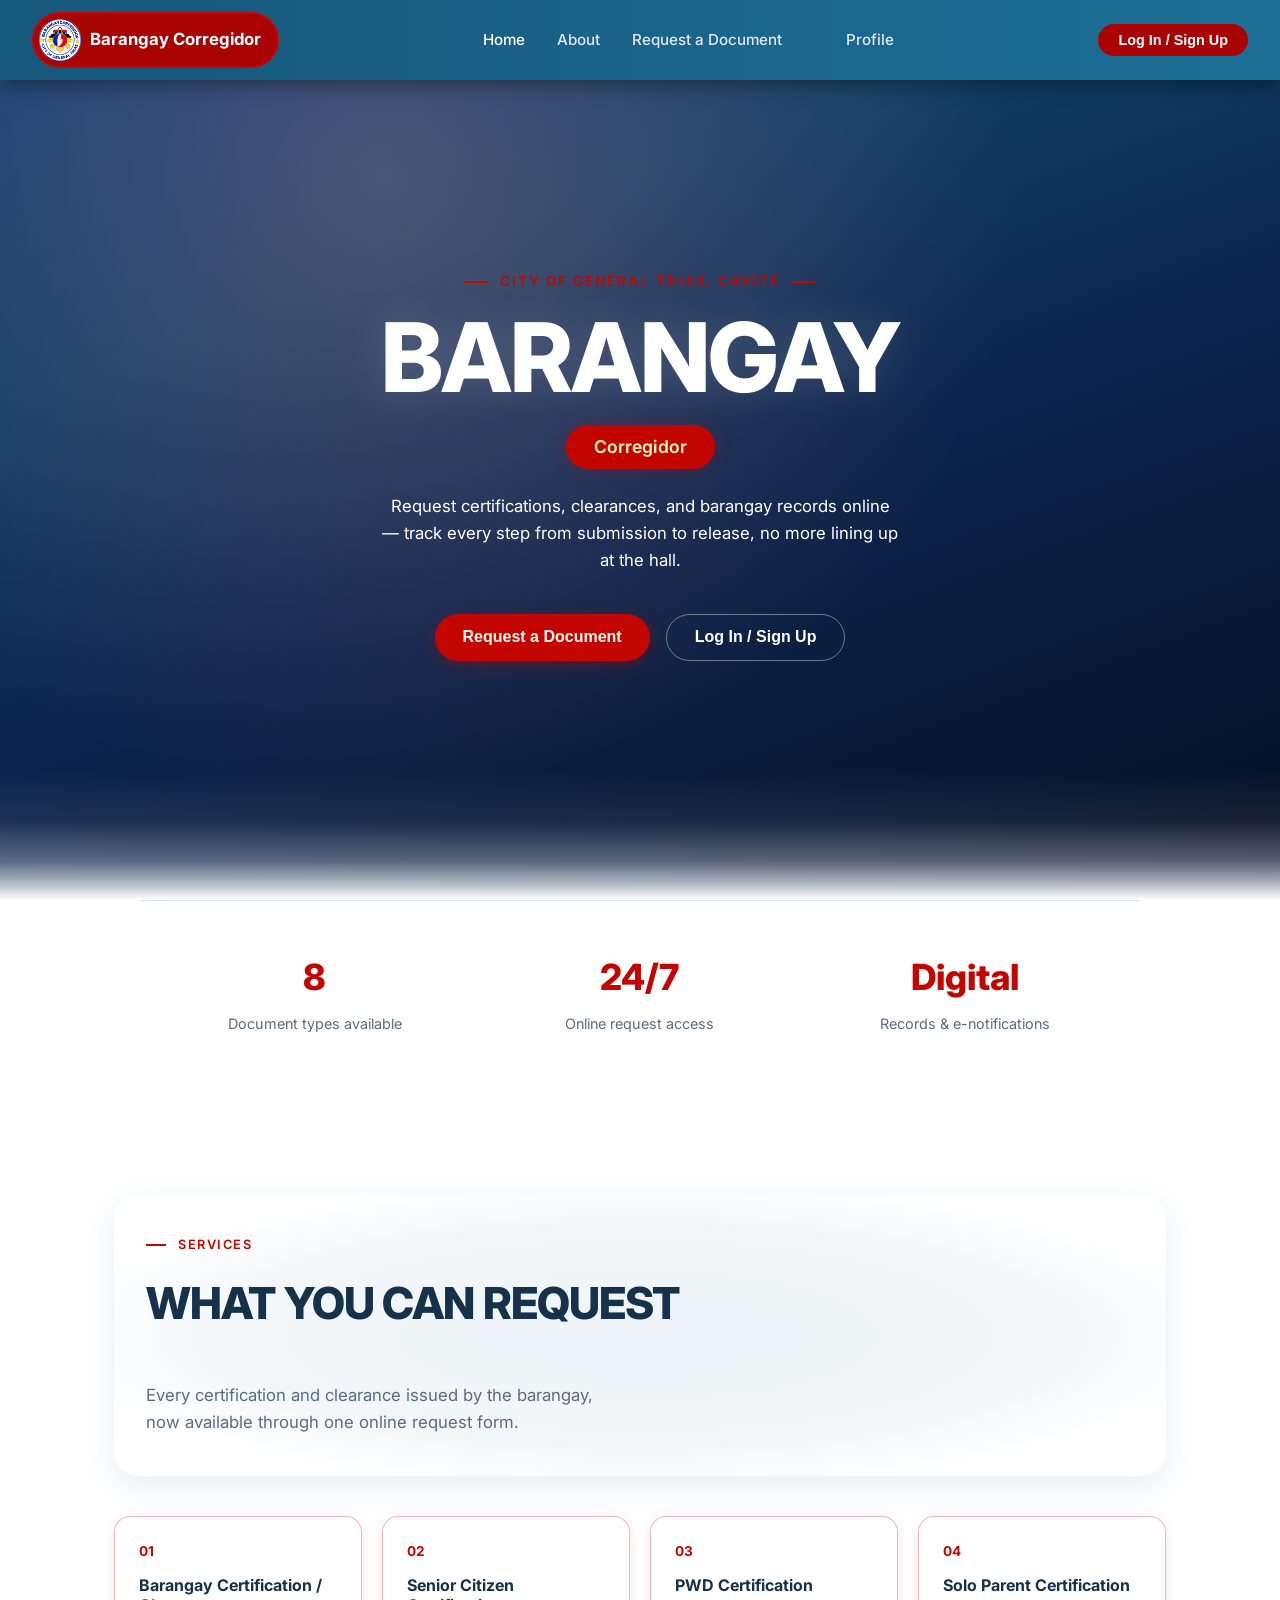
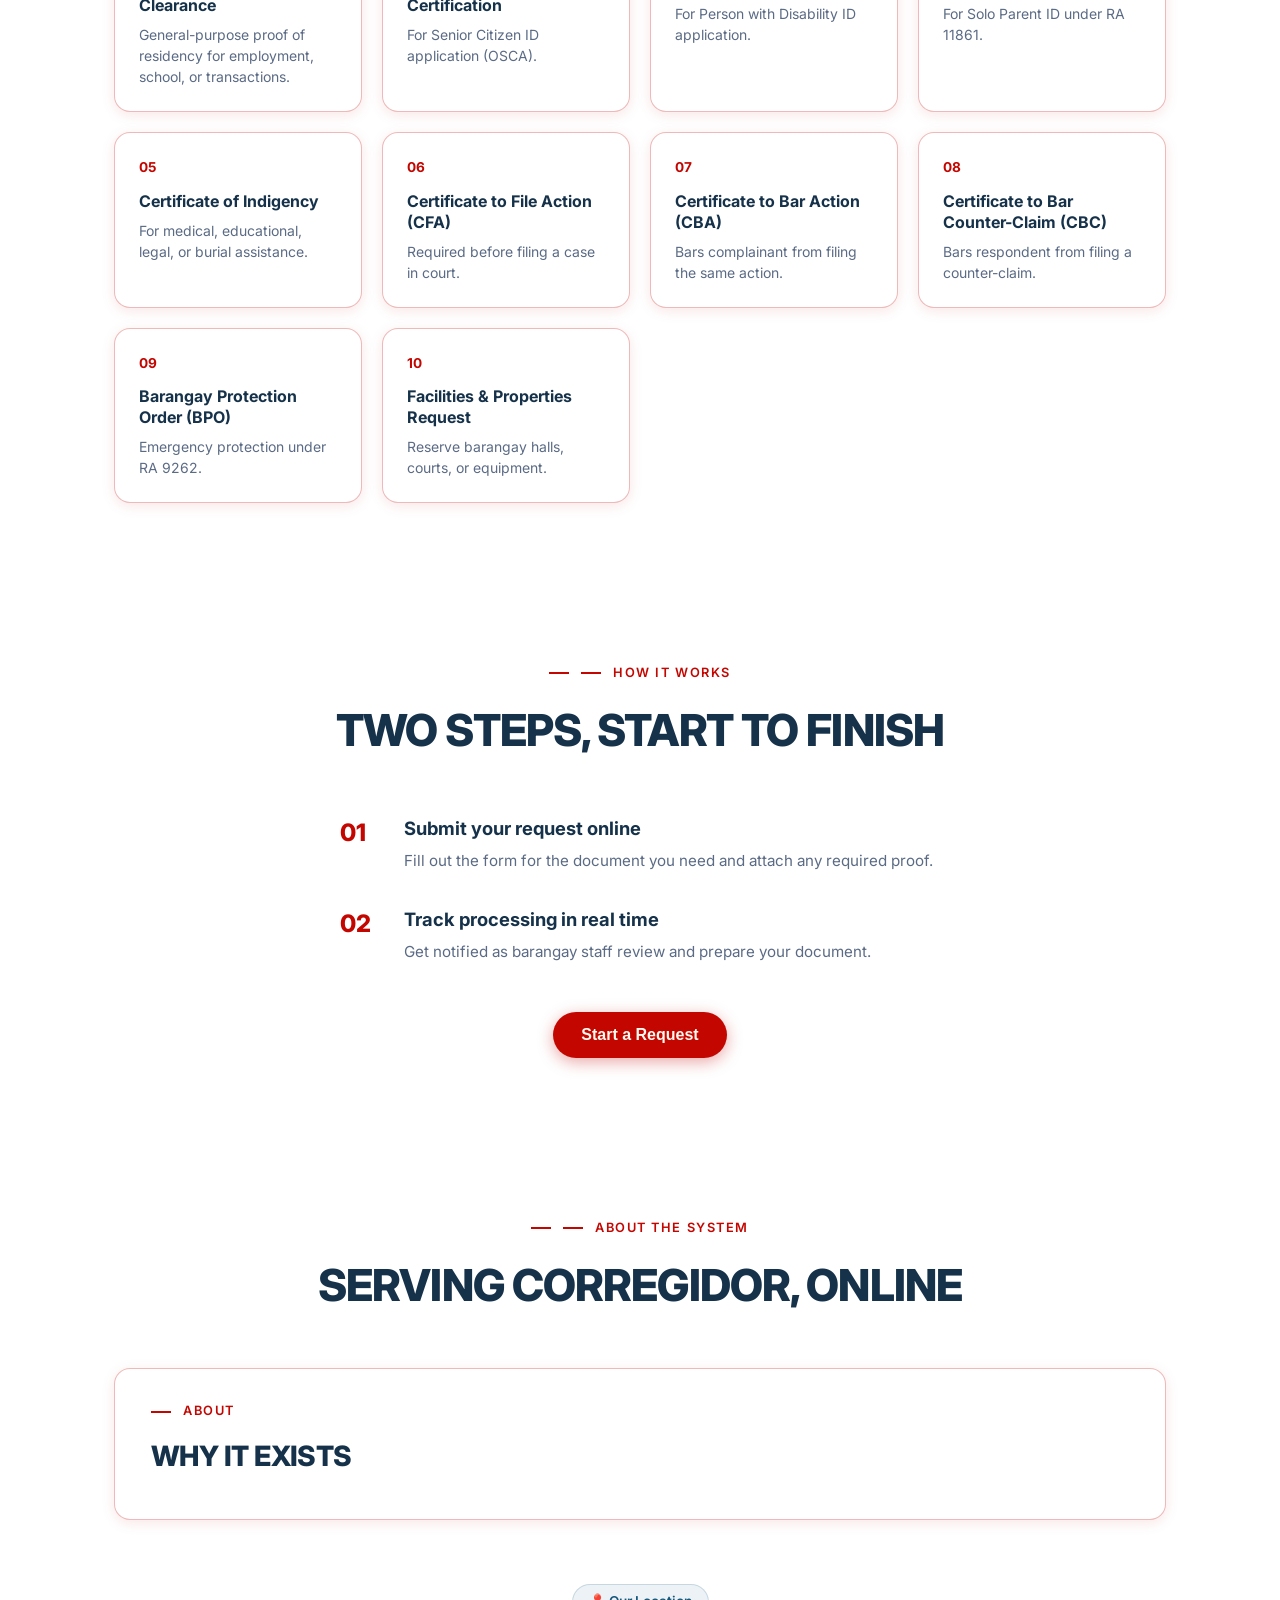
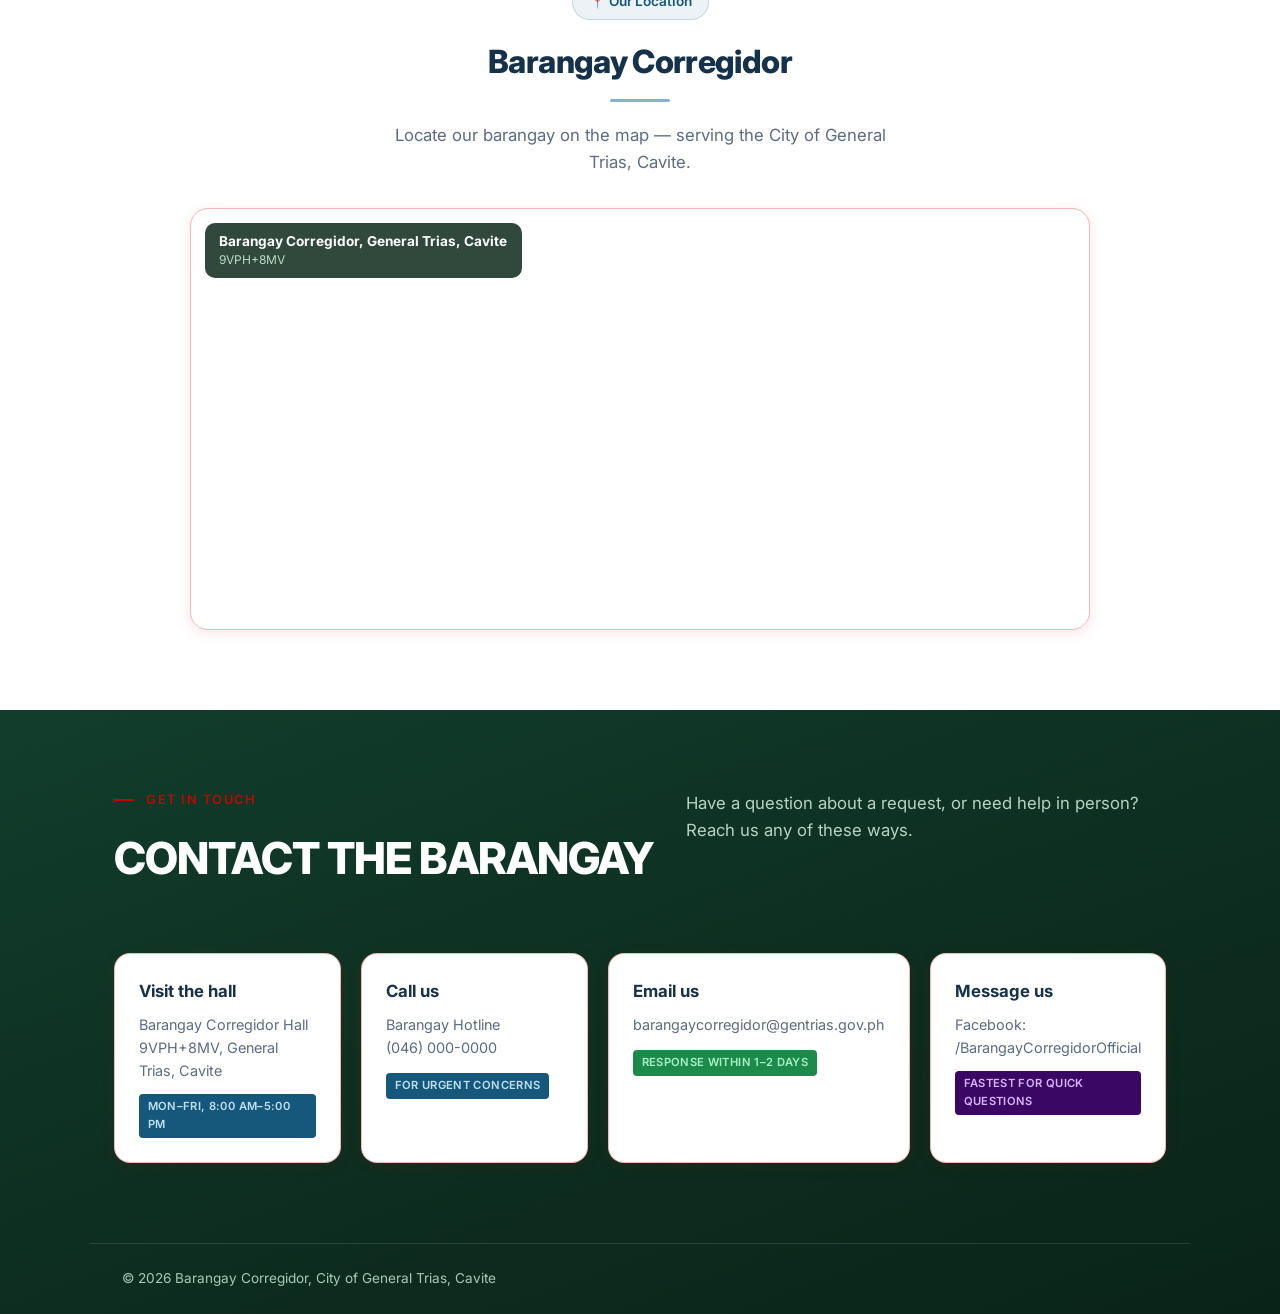
<file: index.html>
<!DOCTYPE html>
<html lang="en">
<head>
  <meta charset="UTF-8" />
  <meta name="viewport" content="width=device-width, initial-scale=1.0" />
  <title>Barangay Corregidor | E-Document Request System</title>
  <link rel="icon" type="image/png" href="logo-circle.png">
  <link rel="preconnect" href="https://fonts.googleapis.com">
  <link rel="preconnect" href="https://fonts.gstatic.com" crossorigin>
  <link href="https://fonts.googleapis.com/css2?family=Inter:wght@400;500;600;700;800&display=swap" rel="stylesheet">
  <link rel="stylesheet" href="style.css">
</head>
<body>

  <nav class="navbar">
    <div class="nav-brand">
      <img src="logo-circle.png" alt="Barangay Corregidor Seal">
      Barangay Corregidor
    </div>
    <ul class="nav-links">
      <li><a href="#" class="nav-link active" data-page="home">Home</a></li>
      <li><a href="#" class="nav-link" data-page="home" data-scroll="about">About</a></li>
      <li><a href="#" class="nav-link" data-page="request">Request a Document</a></li>
      <li><a href="#" class="nav-link" data-page="profile" id="nav-profile-link" style="display:none">Profile</a></li>
      <li><a href="#" class="nav-link" data-page="login" id="nav-login-link">Profile</a></li>
    </ul>
    <button class="nav-btn" id="nav-login-btn" onclick="showPage('login')">Log In / Sign Up</button>
    <div class="nav-user" id="nav-user">
      <span id="nav-user-name" style="font-size:0.9rem;font-weight:600"></span>
      <button class="nav-logout" onclick="handleLogout()">Log Out</button>
    </div>
  </nav>


  <div id="home" class="page active">
    <section class="hero">
      <div class="hero-label">City of General Trias, Cavite</div>
      <h1>BARANGAY</h1>
      <div class="hero-badge">Corregidor</div>
      <p class="hero-desc">
        Request certifications, clearances, and barangay records online — track every step from submission to release, no more lining up at the hall.
      </p>
      <div class="hero-buttons">
        <button class="btn btn-primary" onclick="showPage('request')">Request a Document</button>
        <button class="btn btn-outline" onclick="showPage('login')">Log In / Sign Up</button>
      </div>
    </section>

    <div class="stats">
      <div class="stat-item">
        <div class="stat-value">8</div>
        <div class="stat-label">Document types available</div>
      </div>
      <div class="stat-item">
        <div class="stat-value">24/7</div>
        <div class="stat-label">Online request access</div>
      </div>
      <div class="stat-item">
        <div class="stat-value">Digital</div>
        <div class="stat-label">Records & e-notifications</div>
      </div>
    </div>

    <section class="section" id="services">
      <div class="header-glow">
        <div class="section-header row">
          <div>
            <div class="section-label">Services</div>
            <h2 class="section-title">WHAT YOU CAN REQUEST</h2>
          </div>
          <p class="section-desc">
            Every certification and clearance issued by the barangay, now available through one online request form.
          </p>
        </div>
      </div>
      <div class="services-grid">
  <div class="service-card" onclick="startRequest('Barangay Certification / Clearance')">
    <div class="service-num">01</div>
    <div class="service-title">Barangay Certification / Clearance</div>
    <p class="service-desc">General-purpose proof of residency for employment, school, or transactions.</p>
  </div>
  <div class="service-card" onclick="startRequest('Senior Citizen Certification')">
    <div class="service-num">02</div>
    <div class="service-title">Senior Citizen Certification</div>
    <p class="service-desc">For Senior Citizen ID application (OSCA).</p>
  </div>
  <div class="service-card" onclick="startRequest('PWD Certification')">
    <div class="service-num">03</div>
    <div class="service-title">PWD Certification</div>
    <p class="service-desc">For Person with Disability ID application.</p>
  </div>
  <div class="service-card" onclick="startRequest('Solo Parent Certification')">
    <div class="service-num">04</div>
    <div class="service-title">Solo Parent Certification</div>
    <p class="service-desc">For Solo Parent ID under RA 11861.</p>
  </div>
  <div class="service-card" onclick="startRequest('Certificate of Indigency')">
    <div class="service-num">05</div>
    <div class="service-title">Certificate of Indigency</div>
    <p class="service-desc">For medical, educational, legal, or burial assistance.</p>
  </div>
  <div class="service-card" onclick="startRequest('Certificate to File Action (CFA)')">
    <div class="service-num">06</div>
    <div class="service-title">Certificate to File Action (CFA)</div>
    <p class="service-desc">Required before filing a case in court.</p>
  </div>
  <div class="service-card" onclick="startRequest('Certificate to Bar Action (CBA)')">
    <div class="service-num">07</div>
    <div class="service-title">Certificate to Bar Action (CBA)</div>
    <p class="service-desc">Bars complainant from filing the same action.</p>
  </div>
  <div class="service-card" onclick="startRequest('Certificate to Bar Counter-Claim (CBC)')">
    <div class="service-num">08</div>
    <div class="service-title">Certificate to Bar Counter-Claim (CBC)</div>
    <p class="service-desc">Bars respondent from filing a counter-claim.</p>
  </div>
  <div class="service-card" onclick="startRequest('Barangay Protection Order (BPO)')">
    <div class="service-num">09</div>
    <div class="service-title">Barangay Protection Order (BPO)</div>
    <p class="service-desc">Emergency protection under RA 9262.</p>
  </div>
  <div class="service-card" onclick="startRequest('Facilities & Properties Request')">
    <div class="service-num">10</div>
    <div class="service-title">Facilities & Properties Request</div>
    <p class="service-desc">Reserve barangay halls, courts, or equipment.</p>
  </div>
</div>
    </section>

    <section class="section" id="how">
      <div class="section-header" style="text-align:center">
        <div class="section-label" style="justify-content:center">
          <span style="width:20px;height:2px;background:var(--gold)"></span>
          How it works
        </div>
        <h2 class="section-title">TWO STEPS, START TO FINISH</h2>
      </div>
      <div class="steps">
        <div class="step">
          <div class="step-num">01</div>
          <div class="step-content">
            <h3>Submit your request online</h3>
            <p>Fill out the form for the document you need and attach any required proof.</p>
          </div>
        </div>
        <div class="step">
          <div class="step-num">02</div>
          <div class="step-content">
            <h3>Track processing in real time</h3>
            <p>Get notified as barangay staff review and prepare your document.</p>
          </div>
        </div>
      </div>
      <div class="how-cta">
        <button class="btn btn-primary" onclick="showPage('request')">Start a Request</button>
      </div>
    </section>

    <section class="section" id="about">
      <div class="section-header" style="text-align:center">
        <div class="section-label" style="justify-content:center">
          <span style="width:20px;height:2px;background:var(--gold)"></span>
          About the system
        </div>
        <h2 class="section-title">SERVING CORREGIDOR, ONLINE</h2>
        <p class="section-desc" style="margin:0.75rem auto 0; max-width:560px">
        
        </p>
      </div>
      <div class="about-highlight" style="margin-top:3rem">
        <div class="section-label">ABOUT</div>
        <h2 class="section-title" style="font-size:1.75rem; margin-bottom:0.5rem">WHY IT EXISTS</h2>
        <p class="section-desc" style="max-width:720px">
         
        </p>
      </div>
      <div class="location-block">
        <div class="location-badge">📍 Our Location</div>
        <h2 class="section-title" style="font-size:2rem">Barangay Corregidor</h2>
        <div class="location-underline"></div>
        <p class="section-desc" style="margin:0 auto 2rem; max-width:520px; text-align:center">
          Locate our barangay on the map — serving the City of General Trias, Cavite.
        </p>
        <div class="map-card">
          <div class="map-label">
            <strong>Barangay Corregidor, General Trias, Cavite</strong>
            <span>9VPH+8MV</span>
          </div>
          <iframe class="map-frame"
            src="https://www.google.com/maps?q=9VPH%2B8MV,+General+Trias,+Cavite&output=embed"
            allowfullscreen loading="lazy"
            referrerpolicy="no-referrer-when-downgrade"></iframe>
        </div>
      </div>
    </section>

    <footer class="site-footer" id="contact">
      <div class="section footer-inner">
        <div class="section-header row">
          <div>
            <div class="section-label">Get in touch</div>
            <h2 class="section-title">CONTACT THE BARANGAY</h2>
          </div>
          <p class="section-desc">Have a question about a request, or need help in person? Reach us any of these ways.</p>
        </div>
        <div class="contact-grid">
          <div class="contact-card"><h3>Visit the hall</h3><p>Barangay Corregidor Hall<br>9VPH+8MV, General Trias, Cavite</p><span class="contact-tag tag-blue">MON–FRI, 8:00 AM–5:00 PM</span></div>
          <div class="contact-card"><h3>Call us</h3><p>Barangay Hotline<br>(046) 000-0000</p><span class="contact-tag tag-blue">FOR URGENT CONCERNS</span></div>
          <div class="contact-card"><h3>Email us</h3><p>barangaycorregidor@gentrias.gov.ph</p><span class="contact-tag tag-green">RESPONSE WITHIN 1–2 DAYS</span></div>
          <div class="contact-card"><h3>Message us</h3><p>Facebook:<br>/BarangayCorregidorOfficial</p><span class="contact-tag tag-purple">FASTEST FOR QUICK QUESTIONS</span></div>
        </div>
      </div>
      <div class="footer-bottom">
        <span>© 2026 Barangay Corregidor, City of General Trias, Cavite</span>
      </div>
    </footer>
  </div>


<div id="request" class="page">
  <div class="form-container">
    <div class="form-header">
      <div class="section-label" style="justify-content:center; color:var(--gold)">
        <span style="width:20px;height:2px;background:var(--gold);margin-right:0.5rem"></span>
        Document Request
      </div>
      <h1 class="section-title" style="font-size:2.5rem">FILL UP YOUR REQUEST</h1>
      <p class="section-desc" style="margin:0.5rem auto 0">
        Fields match the official Barangay Corregidor certificate template.
      </p>
    </div>

    <form class="form-card" id="request-form" onsubmit="handleSubmit(event)">
      <div class="form-group">
        <label>Document Type</label>
        <select id="req-doctype" required onchange="updateFormFields()">
          <option value="" disabled selected>Select a document</option>
          <option>Barangay Certification / Clearance</option>
          <option>Senior Citizen Certification</option>
          <option>PWD Certification</option>
          <option>Solo Parent Certification</option>
          <option>Certificate of Indigency</option>
          <option>Certificate to File Action (CFA)</option>
          <option>Certificate to Bar Action (CBA)</option>
          <option>Certificate to Bar Counter-Claim (CBC)</option>
          <option>Barangay Protection Order (BPO)</option>
          <option>Facilities & Properties Request</option>
        </select>
      </div>

      <div class="form-row">
        <div class="form-group">
          <label>Full Name</label>
          <input type="text" id="req-fullname" placeholder="Juan Dela Cruz" required />
        </div>
        <div class="form-group">
          <label>Age</label>
          <input type="number" id="req-age" placeholder="25" min="1" max="120" />
        </div>
      </div>

      <div class="form-row">
        <div class="form-group">
          <label>Civil Status</label>
          <select id="req-civil">
            <option value="">Select</option>
            <option>Single</option>
            <option>Married</option>
            <option>Widowed</option>
            <option>Separated</option>
          </select>
        </div>
        <div class="form-group">
          <label>Contact Number</label>
          <input type="tel" id="req-contact" placeholder="09XXXXXXXXX" required />
        </div>
      </div>

      <div class="form-group">
        <label>Complete Address</label>
        <input type="text" id="req-address" placeholder="House no., street, Barangay Corregidor" required />
      </div>

      <div class="form-group">
        <label>Email Address</label>
        <input type="email" id="req-email" placeholder="you@email.com" required />
      </div>

      <div id="extra-fields"></div>

      <div class="form-group">
        <label>Upload Supporting ID / Proof (Optional)</label>
        <div class="file-input-wrap">
          <label class="file-btn" for="file-upload">Choose File</label>
          <input type="file" id="file-upload" onchange="updateFileName(this)" />
          <span class="file-name" id="file-name">No file chosen</span>
        </div>
      </div>

      <button type="submit" class="btn btn-primary submit-btn" id="submit-btn">
        <span class="btn-text">Submit Request</span>
        <span class="spinner" style="display:none"></span>
      </button>
      <p class="form-note">You can track your request in your profile once submitted.</p>
    </form>
  </div>
</div>

  <div id="login" class="page">
    <div class="auth-container">
      <h1 class="section-title" style="font-size:2.5rem; margin-bottom:0.5rem">RESIDENT ACCESS</h1>
      <p class="section-desc" style="margin:0 auto 1.5rem">
      </p>

      <div class="auth-tabs">
        <button class="auth-tab active" id="tab-login" onclick="switchAuth('login')">Log In</button>
        <button class="auth-tab" id="tab-signup" onclick="switchAuth('signup')">Sign Up</button>
      </div>

      
      <form class="auth-card" id="login-form" onsubmit="handleLogin(event)">
        <div class="login-hint">
           any email + password<br>
          use email with <strong>admin</strong> or <strong>staff</strong>
        </div>
        <p class="auth-error" id="login-error"></p>
        <div class="form-group">
          <label>Email Address</label>
          <input type="email" id="login-email" placeholder="you@email.com" required />
        </div>
        <div class="form-group">
          <label>Password</label>
          <input type="password" id="login-password" placeholder="••••••••" required />
        </div>
        <button type="submit" class="btn btn-primary submit-btn" id="login-btn">
          <span class="btn-text">Log In</span>
          <span class="spinner" style="display:none"></span>
        </button>
        <p class="auth-footer" style="margin-top:0.75rem">
          <a href="#" onclick="showForgotPassword(); return false;">Forgot password?</a>
        </p>
        <p class="auth-footer">Don't have an account? <a href="#" onclick="switchAuth('signup'); return false;">Sign up</a></p>
      </form>

      
      <form class="auth-card" id="signup-form" style="display:none" onsubmit="handleSignup(event)">
        <p class="auth-error" id="signup-error"></p>
        <div class="form-row">
          <div class="form-group"><label>First Name</label><input type="text" id="signup-firstname" placeholder="Juan" required /></div>
          <div class="form-group"><label>Last Name</label><input type="text" id="signup-lastname" placeholder="Dela Cruz" required /></div>
        </div>
        <div class="form-group">
          <label>Email Address</label>
          <input type="email" id="signup-email" placeholder="you@email.com" required />
        </div>
        <div class="form-group">
          <label>Password</label>
          <input type="password" id="signup-password" placeholder="••••••••" required />
        </div>
        <div class="form-group">
          <label>Confirm Password</label>
          <input type="password" id="signup-confirm" placeholder="••••••••" required />
        </div>
        <button type="submit" class="btn btn-primary submit-btn" id="signup-btn">
          <span class="btn-text">Create Account</span>
          <span class="spinner" style="display:none"></span>
        </button>
        <p class="auth-footer">Already have an account? <a href="#" onclick="switchAuth('login'); return false;">Log in</a></p>
      </form>

  
      <form class="auth-card" id="forgot-form" style="display:none" onsubmit="handleForgotPassword(event)">
        <h3 style="margin-bottom:0.5rem;font-size:1.15rem">Reset Password</h3>
        <p style="font-size:0.9rem;color:var(--text-muted);margin-bottom:1rem;text-align:left">
          Enter your email and we’ll send a reset link. (Demo only)
        </p>
        <p class="auth-error" id="forgot-error"></p>
        <div class="form-group">
          <label>Email Address</label>
          <input type="email" id="forgot-email" placeholder="you@email.com" required />
        </div>
        <button type="submit" class="btn btn-primary submit-btn" id="forgot-btn">
          <span class="btn-text">Send Reset Link</span>
          <span class="spinner" style="display:none"></span>
        </button>
        <p class="auth-footer">
          <a href="#" onclick="switchAuth('login'); return false;">Back to Log In</a>
        </p>
      </form>
    </div>
  </div>

  
  <div id="profile" class="page">
    <div style="max-width:800px;margin:0 auto">
      <div class="profile-header">
        <div class="profile-user">
          <div class="profile-avatar" id="profile-avatar">JD</div>
          <div>
            <div class="profile-name" id="profile-fullname">Juan Dela Cruz</div>
            <div class="profile-meta">Resident of Barangay Corregidor • Member since 2026</div>
          </div>
        </div>
        <div class="profile-actions">
          <button class="btn btn-primary" onclick="showPage('request')">New Request</button>
        </div>
      </div>
      <div class="section-label" style="margin-bottom:0.75rem">My Requests</div>
      <h2 class="section-title" style="font-size:1.75rem;margin-bottom:1.5rem">TRACK YOUR DOCUMENTS</h2>
      <div id="my-requests-list"></div>
    </div>
  </div>

  <div id="toast" class="toast"></div>

  <script src="index.js"></script>
</body>
</html>
</file>
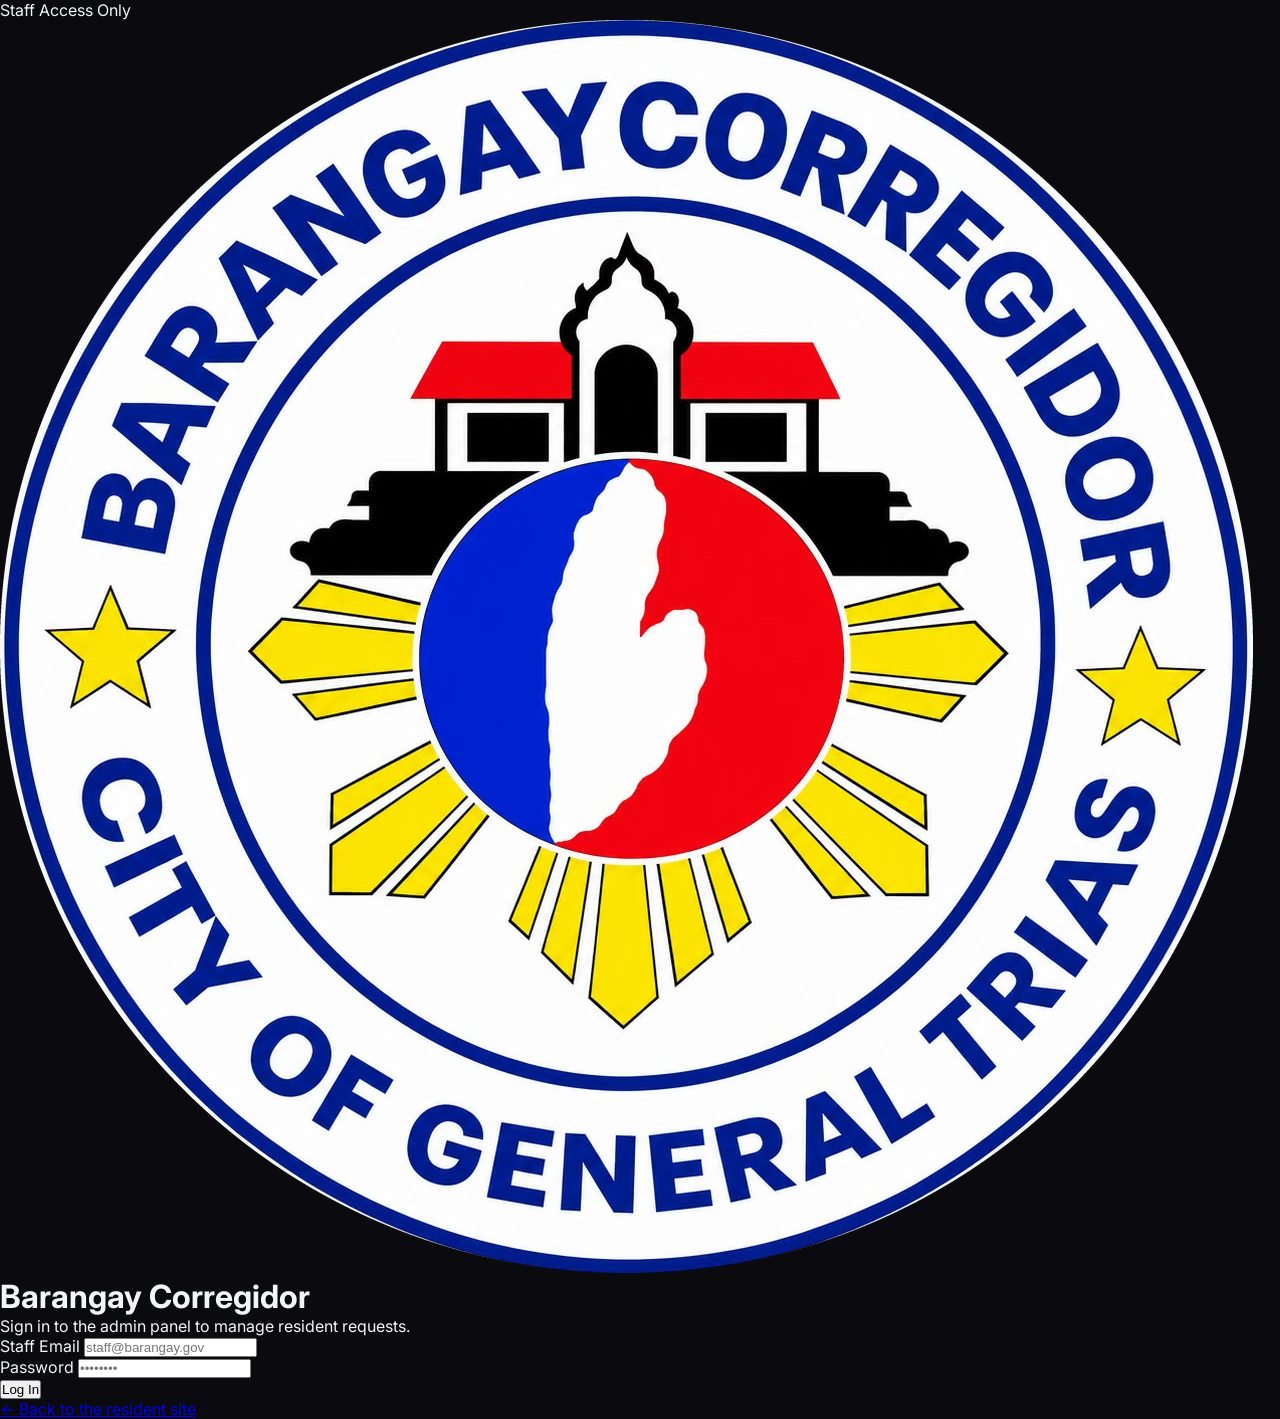
<file: admin-login.html>
<!DOCTYPE html>
<html lang="en">
<head>
  <meta charset="UTF-8">
  <meta name="viewport" content="width=device-width, initial-scale=1.0">
  <title>Staff Login — Barangay Corregidor Admin</title>
  <link rel="icon" type="image/png" href="logo-circle.png">
  <link rel="preconnect" href="https://fonts.googleapis.com">
  <link rel="preconnect" href="https://fonts.gstatic.com" crossorigin>
  <link href="https://fonts.googleapis.com/css2?family=Inter:wght@400;500;600;700;800&display=swap" rel="stylesheet">
  <link rel="stylesheet" href="dashboard.css">
</head>
<body class="no-sidebar">
  <div class="admin-login-wrap">
    <div class="admin-login-card">
      <div class="badge">Staff Access Only</div>
      <img class="admin-login-logo" src="logo-circle.png" alt="Barangay Corregidor Seal">
      <h1>Barangay Corregidor</h1>
      <p class="sub">Sign in to the admin panel to manage resident requests.</p>

      <p class="admin-login-error" id="admin-login-error"></p>

      <form id="admin-login-form">
        <div class="form-group">
          <label>Staff Email</label>
          <input type="email" id="admin-email" placeholder="staff@barangay.gov" required />
        </div>
        <div class="form-group">
          <label>Password</label>
          <input type="password" id="admin-password" placeholder="••••••••" required />
        </div>
        <button type="submit" class="admin-login-submit">Log In</button>
      </form>

      <a href="index.html" class="admin-login-back">← Back to the resident site</a>
    </div>
  </div>

  <script>

    const STAFF_ACCOUNT = { email: 'staff@barangay.gov', password: 'admin123', name: 'Staff Account' };

    document.getElementById('admin-login-form').addEventListener('submit', function (e) {
      e.preventDefault();
      const email = document.getElementById('admin-email').value.trim().toLowerCase();
      const password = document.getElementById('admin-password').value;
      const errorEl = document.getElementById('admin-login-error');
      errorEl.textContent = '';

      if (email !== STAFF_ACCOUNT.email || password !== STAFF_ACCOUNT.password) {
        errorEl.textContent = 'Incorrect staff email or password.';
        return;
      }

      if (localStorage.getItem('userRole') === 'Resident') {
        localStorage.setItem('residentSession', JSON.stringify({
          isLoggedIn: localStorage.getItem('isLoggedIn'),
          userEmail: localStorage.getItem('userEmail'),
          userRole: localStorage.getItem('userRole'),
          userName: localStorage.getItem('userName')
        }));
      }

      localStorage.setItem('isLoggedIn', 'true');
      localStorage.setItem('userEmail', email);
      localStorage.setItem('userRole', 'Staff Account');
      localStorage.setItem('userName', STAFF_ACCOUNT.name);
      window.location.href = 'dashboard.html';
    });
  </script>
</body>
</html>
</file>
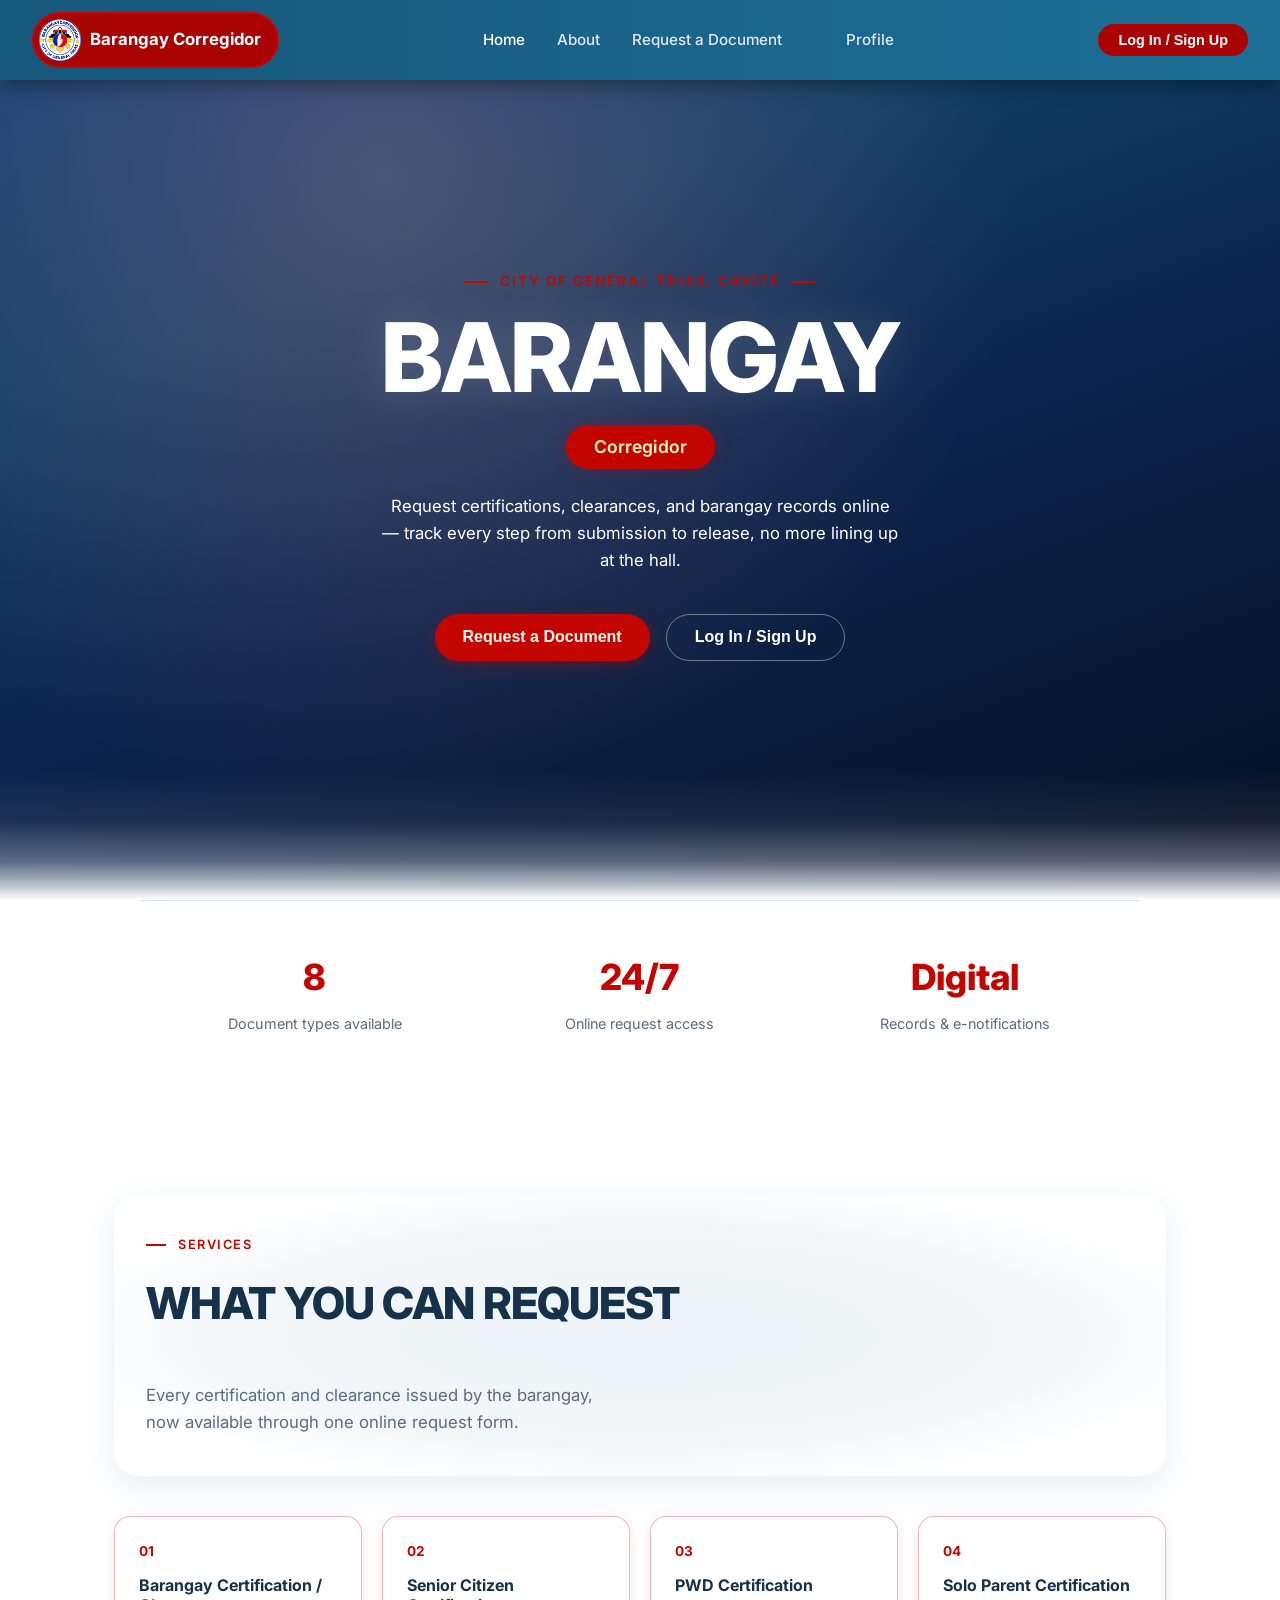
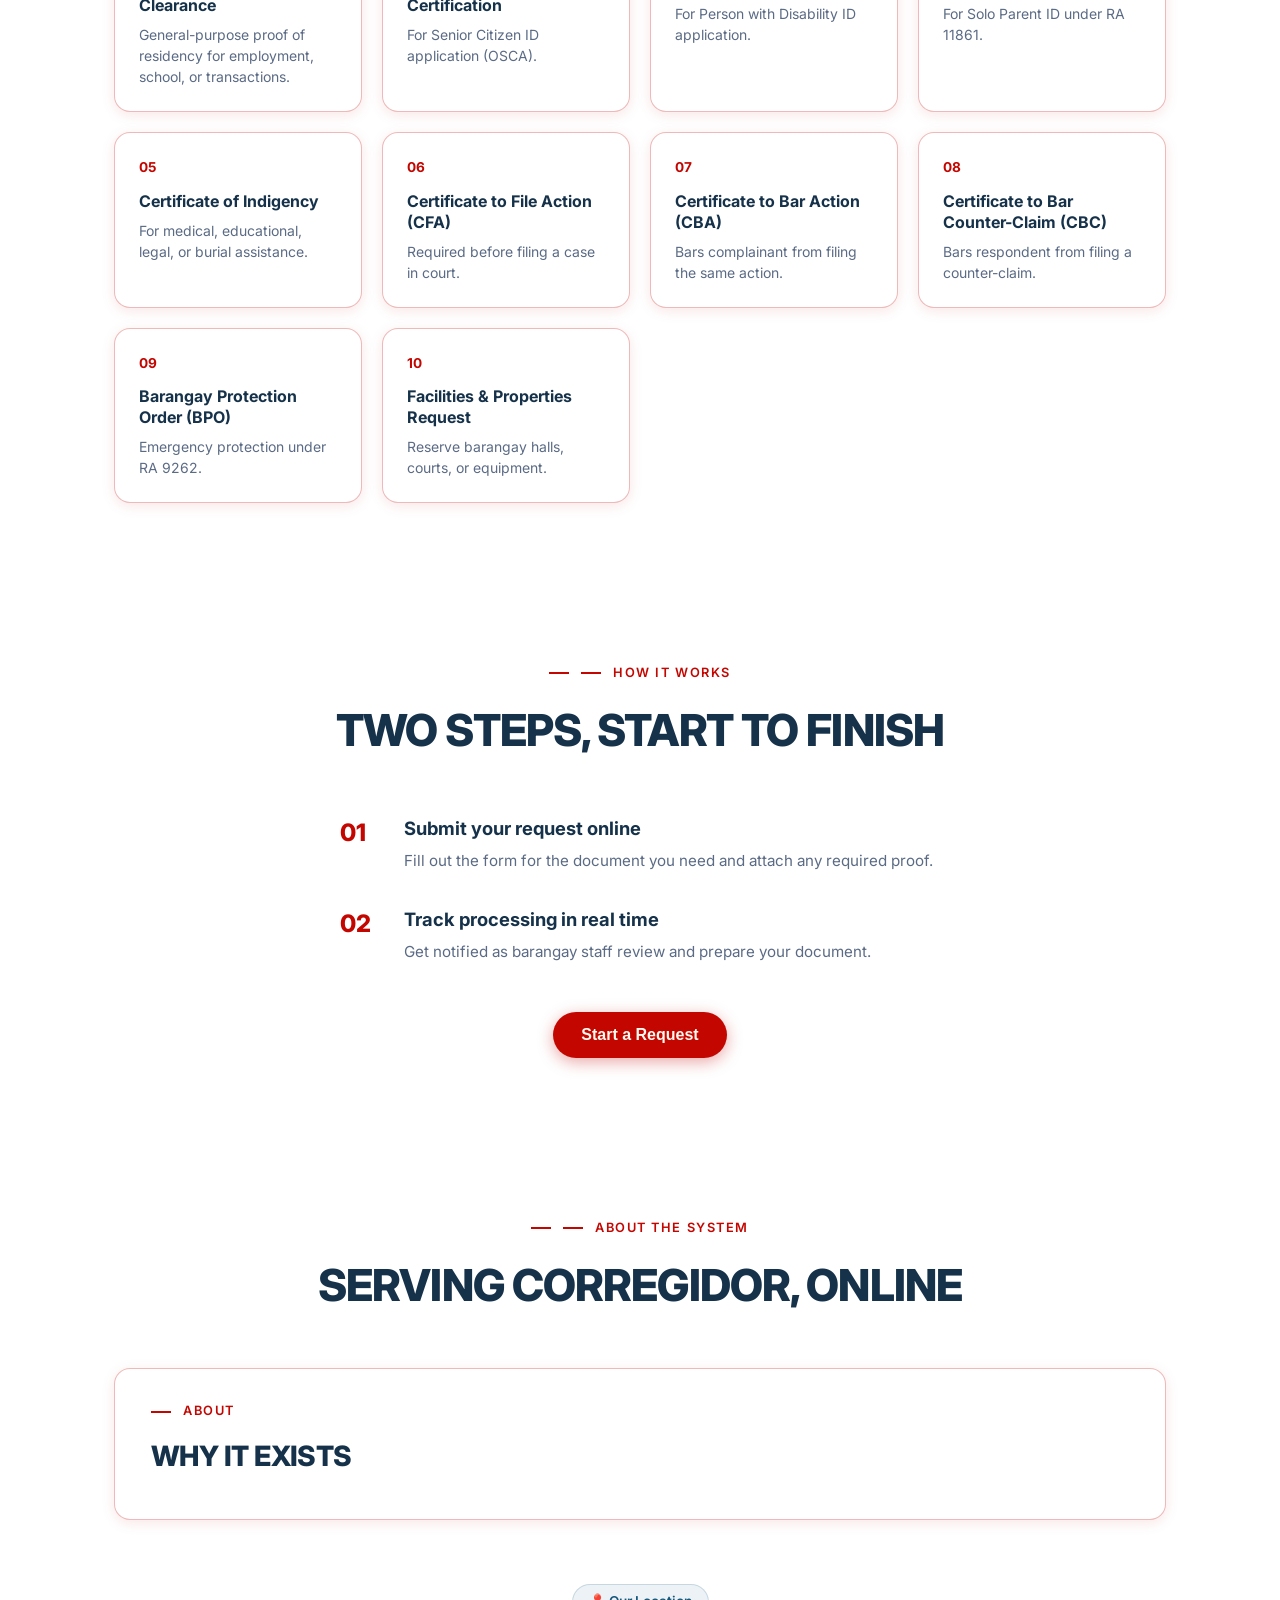
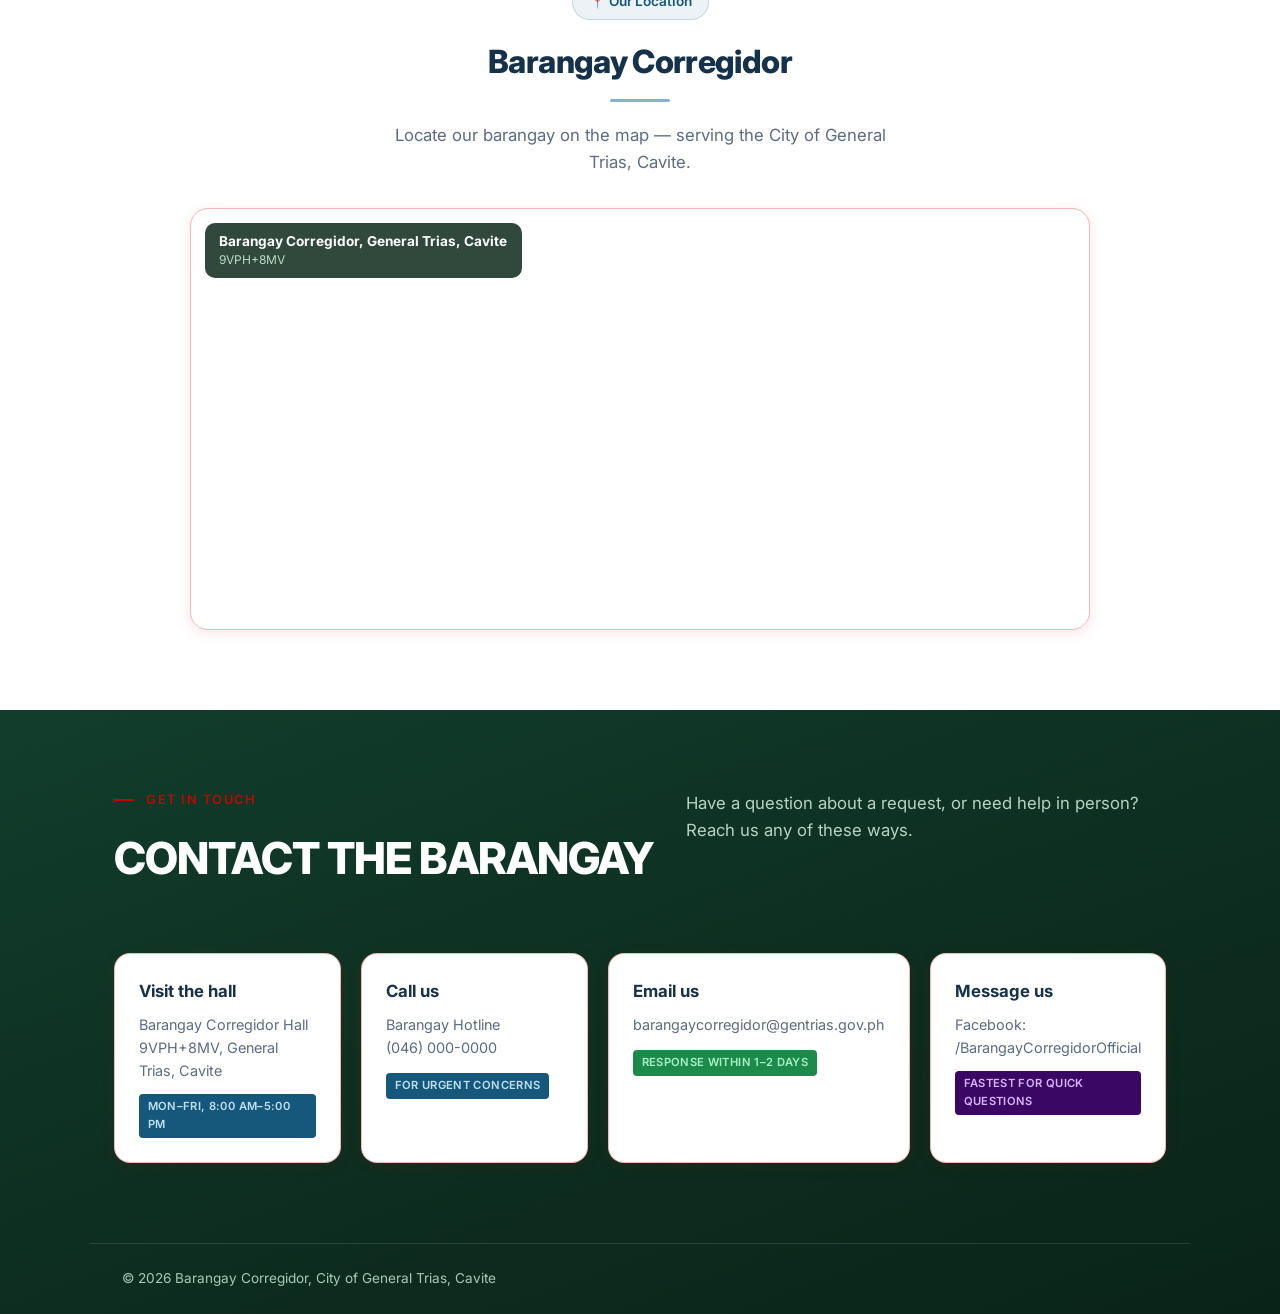
<file: dashboard.html>
<!DOCTYPE html>
<html lang="en">
<head>
  <meta charset="UTF-8" />
  <meta name="viewport" content="width=device-width, initial-scale=1.0" />
  <title>Admin Dashboard | Barangay Corregidor</title>
  <link rel="icon" type="image/png" href="logo-circle.png">
  <link href="https://fonts.googleapis.com/css2?family=Inter:wght@400;500;600;700;800&display=swap" rel="stylesheet">
  <link rel="stylesheet" href="dashboard.css">
</head>
<body>

  <aside class="sidebar">
    <div class="sidebar-brand">
      <img src="logo-circle.png" alt="Logo" class="sidebar-logo" onerror="this.style.display='none'">
      <div>
        <div class="brand-title">Barangay Corregidor</div>
        <div class="brand-sub">ADMIN PANEL</div>
      </div>
    </div>

    <nav class="sidebar-nav">
      <a href="#" class="nav-item active" onclick="showView('dashboard', this); return false;">Dashboard</a>
      <a href="#" class="nav-item" onclick="showView('requests', this); return false;">Requests</a>
      <a href="#" class="nav-item" onclick="showView('residents', this); return false;">Residents</a>
      <a href="#" class="nav-item" onclick="showView('reports', this); return false;">Reports</a>
    </nav>

    <button class="sidebar-logout" type="button" onclick="adminLogout()">Log Out</button>
  </aside>

  <main class="main">
    <header class="topbar">
      <h1 id="page-title">Dashboard</h1>
      <div class="topbar-user" id="admin-name">Staff Account</div>
    </header>

    <div id="view-dashboard" class="view active">
      <section class="stats-row">
        <div class="stat-card">
          <div class="stat-num" id="stat-total">0</div>
          <div class="stat-label">Total Requests</div>
        </div>
        <div class="stat-card">
          <div class="stat-num" id="stat-pending">0</div>
          <div class="stat-label">Pending</div>
        </div>
        <div class="stat-card">
          <div class="stat-num" id="stat-processing">0</div>
          <div class="stat-label">Processing</div>
        </div>
        <div class="stat-card">
          <div class="stat-num" id="stat-ready">0</div>
          <div class="stat-label">Completed</div>
        </div>
      </section>

      <section class="table-section">
        <div class="section-head">
          <h2>Recent Requests</h2>
          <button class="btn-refresh" type="button" onclick="loadRequests()">Refresh</button>
        </div>
        <div class="table-wrap">
          <table>
            <thead>
              <tr>
                <th>Document</th>
                <th>Resident</th>
                <th>Date</th>
                <th>Status</th>
                <th>Action</th>
              </tr>
            </thead>
            <tbody id="requests-body">
              <tr><td colspan="5" class="empty">No requests yet</td></tr>
            </tbody>
          </table>
        </div>
      </section>
    </div>

    <div id="view-requests" class="view">
      <section class="table-section">
        <div class="section-head">
          <h2>All Requests</h2>
          <div>
            <button class="btn-refresh" type="button" onclick="loadRequests()">Refresh</button>
            <button class="btn-clear" type="button" onclick="clearRequests()">Clear History</button>
          </div>
        </div>
        <div class="table-wrap">
          <table>
            <thead>
              <tr>
                <th>Document</th>
                <th>Resident</th>
                <th>Date</th>
                <th>Status</th>
                <th>Action</th>
              </tr>
            </thead>
            <tbody id="requests-body-2">
              <tr><td colspan="5" class="empty">No requests yet</td></tr>
            </tbody>
          </table>
        </div>
      </section>
    </div>

    <div id="view-residents" class="view">
      <section class="table-section">
        <h2 style="margin-bottom:1rem">Residents</h2>
        <p class="muted">Residents who submitted requests (demo).</p>
        <div id="residents-list" style="margin-top:1rem"></div>
      </section>
    </div>

    <div id="view-reports" class="view">
      <section class="table-section">
        <h2 style="margin-bottom:1rem">Reports</h2>
        <p class="muted" style="margin-bottom:1rem">Simple summary (demo).</p>
        <div class="stats-row">
          <div class="stat-card">
            <div class="stat-num" id="rep-total">0</div>
            <div class="stat-label">Total</div>
          </div>
          <div class="stat-card">
            <div class="stat-num" id="rep-pending">0</div>
            <div class="stat-label">Pending</div>
          </div>
          <div class="stat-card">
            <div class="stat-num" id="rep-done">0</div>
            <div class="stat-label">Completed</div>
          </div>
        </div>
      </section>
    </div>
  </main>

  <div id="cert-modal" class="cert-modal" style="display:none">
    <div class="cert-modal-backdrop" onclick="closeCertificate()"></div>
    <div class="cert-modal-box">
      <div class="cert-toolbar">
        <button type="button" onclick="window.print()">Print / Save PDF</button>
        <button type="button" onclick="closeCertificate()">Close</button>
      </div>
      <div class="certificate" id="certificate-paper">
        <div class="cert-header">
          <img src="logo-circle.png" alt="Logo" class="cert-logo" onerror="this.style.display='none'">
          <p>Republic of the Philippines</p>
          <p>Province of Cavite</p>
          <p>City of General Trias</p>
          <h2>BARANGAY CORREGIDOR</h2>
          <p class="cert-office">OFFICE OF THE PUNONG BARANGAY</p>
        </div>
        <hr class="cert-line">
        <h3 class="cert-title">BARANGAY CERTIFICATION / CLEARANCE</h3>
        <p class="cert-to">TO WHOM IT MAY CONCERN:</p>
        <p class="cert-body">
          This is to certify that
          <strong id="c-name">[FULL NAME]</strong>,
          <strong id="c-age">[AGE]</strong> years old,
          <strong id="c-civil">[CIVIL STATUS]</strong>, Filipino,
          is a bonafide resident of
          <strong id="c-address">[COMPLETE ADDRESS]</strong>,
          Barangay Corregidor, City of General Trias, Cavite,
          for <strong id="c-years">[NUMBER]</strong> year(s).
        </p>
        <p class="cert-body">
          This further certifies that, based on the records of this office,
          the above-named person has no derogatory record, pending case,
          or complaint filed against him/her in this barangay as of the date of issuance.
        </p>
        <p class="cert-body">
          This certification/clearance is issued upon the request of the above-named person for
          <strong id="c-purpose">[PURPOSE]</strong>
          and for whatever legal purpose it may serve.
        </p>
        <p class="cert-body">
          Issued this <strong id="c-day">[DAY]</strong> day of
          <strong id="c-month">[MONTH]</strong>,
          <strong id="c-year">[YEAR]</strong>
          at Barangay Corregidor, City of General Trias, Cavite, Philippines.
        </p>
        <div class="cert-signs">
          <div>
            <p class="cert-sign-name" id="c-sign-name">[FULL NAME]</p>
            <p class="cert-sign-label">Applicant's Signature / Thumbmark</p>
          </div>
          <div>
            <p class="cert-sign-name">HON. [PUNONG BARANGAY]</p>
            <p class="cert-sign-label">Punong Barangay</p>
          </div>
        </div>
        <p class="cert-footer">
          Control No.: ________ &nbsp; O.R. No.: ________ &nbsp;
          Amount Paid: ₱________ &nbsp; Date Paid: ________
        </p>
        <p class="cert-note">Not valid without the official dry seal of Barangay Corregidor.</p>
      </div>
    </div>
  </div>

  <script>
    function openCertificate(id) {
      var requests = JSON.parse(localStorage.getItem('myRequests') || '[]');
      var data = requests.find(function (r) { return String(r.id) === String(id); });
      if (!data) {
        alert('Request not found');
        return;
      }
      document.getElementById('c-name').textContent = data.name || '—';
      document.getElementById('c-age').textContent = data.age || '—';
      document.getElementById('c-civil').textContent = data.civil || '—';
      document.getElementById('c-address').textContent = data.address || '—';
      document.getElementById('c-years').textContent = data.years || '—';
      document.getElementById('c-purpose').textContent = data.purpose || '—';
      document.getElementById('c-sign-name').textContent = data.name || '—';
      var now = new Date();
      document.getElementById('c-day').textContent = now.getDate();
      document.getElementById('c-month').textContent = now.toLocaleString('en', { month: 'long' });
      document.getElementById('c-year').textContent = now.getFullYear();
      document.getElementById('cert-modal').style.display = 'flex';
    }

    function closeCertificate() {
      document.getElementById('cert-modal').style.display = 'none';
    }

    function showView(name, el) {
      document.querySelectorAll('.view').forEach(function (v) {
        v.classList.remove('active');
      });
      var view = document.getElementById('view-' + name);
      if (view) view.classList.add('active');
      document.querySelectorAll('.nav-item').forEach(function (n) {
        n.classList.remove('active');
      });
      if (el) el.classList.add('active');
      var titles = {
        dashboard: 'Dashboard',
        requests: 'Requests',
        residents: 'Residents',
        reports: 'Reports'
      };
      document.getElementById('page-title').textContent = titles[name] || 'Dashboard';
      if (name === 'dashboard' || name === 'requests') loadRequests();
      if (name === 'residents') loadResidents();
      if (name === 'reports') loadReports();
    }

    function loadRequests() {
      var requests = JSON.parse(localStorage.getItem('myRequests') || '[]');

      document.getElementById('stat-total').textContent = requests.length;
      document.getElementById('stat-pending').textContent =
        requests.filter(function (r) { return r.status === 'Pending'; }).length;
      document.getElementById('stat-processing').textContent =
        requests.filter(function (r) { return r.status === 'Processing'; }).length;
      document.getElementById('stat-ready').textContent =
        requests.filter(function (r) {
          return r.status === 'Completed' || r.status === 'Ready for release';
        }).length;

      var htmlDash = '';
      if (!requests.length) {
        htmlDash = '<tr><td colspan="5" class="empty">No requests yet</td></tr>';
      } else {
        htmlDash = requests.map(function (r) {
          return (
            '<tr>' +
              '<td>' + (r.document || '—') + '</td>' +
              '<td>' + (r.name || '—') + '</td>' +
              '<td>' + (r.date || '—') + '</td>' +
              '<td><span class="chip ' + chipClass(r.status) + '">' + r.status + '</span></td>' +
              '<td class="action-cell">' +
                (r.status === 'Pending'
                  ? '<button type="button" class="btn-approve" onclick="updateStatus(' + r.id + ', \'Approved\')">Approve</button>' +
                    '<button type="button" class="btn-reject" onclick="updateStatus(' + r.id + ', \'Rejected\')">Reject</button>'
                  : '') +
                '<select onchange="updateStatus(' + r.id + ', this.value)">' +
                  '<option value="Pending"' + (r.status === 'Pending' ? ' selected' : '') + '>Pending</option>' +
                  '<option value="Approved"' + (r.status === 'Approved' ? ' selected' : '') + '>Approved</option>' +
                  '<option value="Processing"' + (r.status === 'Processing' ? ' selected' : '') + '>Processing</option>' +
                  '<option value="Completed"' + (r.status === 'Completed' ? ' selected' : '') + '>Completed</option>' +
                  '<option value="Rejected"' + (r.status === 'Rejected' ? ' selected' : '') + '>Rejected</option>' +
                '</select>' +
              '</td>' +
            '</tr>'
          );
        }).join('');
      }

      var htmlReq = '';
      if (!requests.length) {
        htmlReq = '<tr><td colspan="5" class="empty">No requests yet</td></tr>';
      } else {
        htmlReq = requests.map(function (r) {
          return (
            '<tr>' +
              '<td>' + (r.document || '—') + '</td>' +
              '<td>' + (r.name || '—') + '</td>' +
              '<td>' + (r.date || '—') + '</td>' +
              '<td><span class="chip ' + chipClass(r.status) + '">' + r.status + '</span></td>' +
              '<td class="action-cell">' +
                '<select onchange="updateStatus(' + r.id + ', this.value)">' +
                  '<option value="Pending"' + (r.status === 'Pending' ? ' selected' : '') + '>Pending</option>' +
                  '<option value="Approved"' + (r.status === 'Approved' ? ' selected' : '') + '>Approved</option>' +
                  '<option value="Processing"' + (r.status === 'Processing' ? ' selected' : '') + '>Processing</option>' +
                  '<option value="Completed"' + (r.status === 'Completed' ? ' selected' : '') + '>Completed</option>' +
                  '<option value="Rejected"' + (r.status === 'Rejected' ? ' selected' : '') + '>Rejected</option>' +
                '</select>' +
                '<button type="button" class="btn-cert" onclick="openCertificate(' + r.id + ')">View Certificate</button>' +
              '</td>' +
            '</tr>'
          );
        }).join('');
      }

      var body1 = document.getElementById('requests-body');
      var body2 = document.getElementById('requests-body-2');
      if (body1) body1.innerHTML = htmlDash;
      if (body2) body2.innerHTML = htmlReq;
    }

    function loadResidents() {
      var requests = JSON.parse(localStorage.getItem('myRequests') || '[]');
      var names = {};
      requests.forEach(function (r) {
        if (r.name) names[r.name] = (names[r.name] || 0) + 1;
      });
      var list = document.getElementById('residents-list');
      var keys = Object.keys(names);
      if (!keys.length) {
        list.innerHTML = '<p class="muted">No residents yet.</p>';
        return;
      }
      list.innerHTML = keys.map(function (n) {
        return (
          '<div class="stat-card" style="margin-bottom:0.5rem">' +
            '<strong>' + n + '</strong> — ' + names[n] + ' request(s)' +
          '</div>'
        );
      }).join('');
    }

    function loadReports() {
      var requests = JSON.parse(localStorage.getItem('myRequests') || '[]');
      document.getElementById('rep-total').textContent = requests.length;
      document.getElementById('rep-pending').textContent =
        requests.filter(function (r) { return r.status === 'Pending'; }).length;
      document.getElementById('rep-done').textContent =
        requests.filter(function (r) {
          return r.status === 'Completed' || r.status === 'Ready for release' || r.status === 'Released';
        }).length;
    }

    function chipClass(s) {
      if (s === 'Approved') return 'approved';
      if (s === 'Processing') return 'processing';
      if (s === 'Completed') return 'completed';
      if (s === 'Rejected') return 'rejected';
      if (s === 'Ready for release') return 'ready';
      if (s === 'Released') return 'released';
      return 'pending';
    }

    function updateStatus(id, status) {
      var requests = JSON.parse(localStorage.getItem('myRequests') || '[]');
      var i = requests.findIndex(function (r) {
        return String(r.id) === String(id);
      });
      if (i !== -1) {
        requests[i].status = status;
        localStorage.setItem('myRequests', JSON.stringify(requests));
        loadRequests();
      } else {
        alert('Request not found');
      }
    }

    function clearRequests() {
      if (!confirm('Delete ALL request history? This cannot be undone.')) return;
      localStorage.removeItem('myRequests');
      loadRequests();
      alert('All requests cleared.');
    }

    function adminLogout() {
      localStorage.removeItem('isLoggedIn');
      localStorage.removeItem('userEmail');
      localStorage.removeItem('userRole');
      localStorage.removeItem('userName');
      window.location.href = 'index.html';
    }

    (function () {
      var loggedIn = localStorage.getItem('isLoggedIn') === 'true';
      var role = localStorage.getItem('userRole');
      if (!loggedIn || role !== 'Staff Account') {
        window.location.href = 'index.html#login';
        return;
      }
      document.getElementById('admin-name').textContent =
        localStorage.getItem('userName') || 'Staff Account';
      loadRequests();
    })();
  </script>
</body>
</html>
</file>
<file: style.css>
* {
      margin: 0;
      padding: 0;
      box-sizing: border-box;
    }

    :root {
      --bg: #ffffff;
      --card: #ffffff;
      --card-border: #d3e2ea;
      --blue: #16587b;
      --blue-light: #84b3ce;
      --gold: #c30600;
      --gold-hover: #c30600;
      --card-accent-border: rgba(195, 6, 0, 0.28);
      --card-accent-shadow: 0 3px 14px rgba(195, 6, 0, 0.1);
      --text: #16324a;
      --text-muted: #5b6b85;
      --white: #ffffff;
    }

    html, body {
      width: 100%;
      min-height: 100%;
      margin: 0;
      padding: 0;
      border: none;
    }

    body {
      font-family: 'Inter', system-ui, sans-serif;
      background: var(--bg);
      color: var(--text);
      line-height: 1.6;
      overflow-x: hidden;
    }

    a {
      text-decoration: none;
      color: inherit;
    }

    .navbar {
      position: fixed;
      top: 0;
      left: 0;
      right: 0;
      z-index: 1000;
      display: flex;
      align-items: center;
      justify-content: space-between;
      padding: 0.75rem 2rem;
      background: linear-gradient(90deg, #16587b 0%, #1d6f97 100%);
      box-shadow: 0 4px 20px rgba(0,0,0,0.4);
    }

    .nav-brand {
      display: flex;
      align-items: center;
      gap: 0.6rem;
      color: #ffffff;
      font-weight: 700;
      font-size: 1.05rem;
      border: 2px solid #c30600;
      border-radius: 999px;
      padding: 0.3rem 1rem 0.3rem 0.3rem;
      background: rgb(170, 3, 3);
    }

    .nav-brand img {
      height: 42px;
      width: 42px;
      object-fit: contain;
    }

    .nav-links {
      display: flex;
      gap: 2rem;
      list-style: none;
    }

    .nav-links a {
      color: #e2e8f0;
      font-weight: 500;
      font-size: 0.95rem;
      transition: color 0.2s;
    }

    .nav-links a:hover,
    .nav-links a.active {
      color: white;
    }

    .nav-btn {
      background: white;
      color: #ffffff;
      padding: 0.5rem 1.25rem;
      border-radius: 999px;
      font-weight: 600;
      font-size: 0.9rem;
      border: none;
      cursor: pointer;
      transition: all 0.2s;
      background: rgb(170, 3, 3);
    }

    .nav-btn:hover {
      background: #f1f5f9;
      transform: translateY(-1px);
    }

    .hero {
      width: calc(100% + 3rem);
      min-height: 100vh;
      margin: -6rem -1.5rem 0;
      display: flex;
      flex-direction: column;
      align-items: center;
      justify-content: center;
      text-align: center;
      padding: 6rem 1.5rem 4rem;
      position: relative;
      overflow: hidden;
      color: white;
      border: none;
      border-radius: 0;
      background: linear-gradient(160deg, #11407a 0%, #103f66 30%, #0c254d 55%, #081835 80%, #050d22 100%);
    }

    .hero::before {
      content: '';
      position: absolute;
      inset: 0;
      background: radial-gradient(circle at 30% 20%, rgba(206,132,145,0.3), transparent 55%);
      z-index: 0;
    }

    .hero > * {
      position: relative;
      z-index: 1;
    }

    .hero::after {
      content: '';
      position: absolute;
      left: 0;
      right: 0;
      bottom: 0;
      height: 130px;
      background: linear-gradient(
        180deg,
        rgba(238,242,248,0) 0%,
        rgba(238,242,248,0.08) 40%,
        rgba(238,242,248,0.35) 70%,
        rgba(238,242,248,0.75) 88%,
        var(--bg) 100%
      );
      z-index: 1;
      pointer-events: none;
    }

    .hero-label {
      display: flex;
      align-items: center;
      gap: 0.75rem;
      color: var(--gold);
      font-size: 0.85rem;
      font-weight: 600;
      letter-spacing: 0.15em;
      text-transform: uppercase;
      margin-bottom: 1rem;
    }

    .hero-label::before,
    .hero-label::after {
      content: '';
      width: 24px;
      height: 2px;
      background: var(--gold);
    }

    .hero h1 {
      font-size: clamp(3.5rem, 10vw, 6rem);
      font-weight: 800;
      letter-spacing: -0.02em;
      line-height: 1;
      margin-bottom: 1.25rem;
      text-shadow: 0 0 40px rgba(255,255,255,0.15);
    }

    .hero-badge {
      display: inline-block;
      background: #c30600;
      color: #fef9c3;
      padding: 0.5rem 1.75rem;
      border-radius: 999px;
      font-weight: 600;
      font-size: 1.1rem;
      margin-bottom: 1.5rem;
      box-shadow: 0 0 16px rgba(195, 6, 0, 0.25);
    }

    .hero-desc {
      max-width: 520px;
      color: #ffffff;
      font-size: 1.05rem;
      margin-bottom: 2.5rem;
    }

    .hero-buttons {
      display: flex;
      gap: 1rem;
      flex-wrap: wrap;
      justify-content: center;
    }

    .btn {
      padding: 0.85rem 1.75rem;
      border-radius: 999px;
      font-weight: 600;
      font-size: 1rem;
      border: none;
      cursor: pointer;
      transition: all 0.2s;
      display: inline-flex;
      align-items: center;
      justify-content: center;
    }

    .btn-primary {
      background: var(--gold);
      color: #fffaf0;
      box-shadow: 0 4px 16px rgba(195, 6, 0, 0.35);
    }

    .btn-primary:hover {
      background: var(--gold-hover);
      transform: translateY(-2px);
      box-shadow: 0 6px 20px rgba(195, 6, 0, 0.45);
    }

    .btn-outline {
      background: transparent;
      color: white;
      border: 1.5px solid rgba(255,255,255,0.4);
    }

    .btn-outline:hover {
      border-color: rgba(255,255,255,0.7);
      background: rgba(255,255,255,0.08);
    }

    .stats {
      display: grid;
      grid-template-columns: repeat(3, 1fr);
      gap: 1.5rem;
      max-width: 1000px;
      margin: 0 auto;
      padding: 3rem 1.5rem 5rem;
      border-top: 1px solid var(--card-border);
    }

    .stat-item {
      text-align: center;
    }

    .stat-value {
      font-size: 2.25rem;
      font-weight: 800;
      color: var(--gold);
      margin-bottom: 0.35rem;
    }

    .stat-label {
      font-size: 0.9rem;
      color: var(--text-muted);
    }

    .section {
      padding: 5rem 1.5rem;
      max-width: 1100px;
      margin: 0 auto;
    }

    .section-header {
      margin-bottom: 3rem;
    }

    .section-label {
      display: flex;
      align-items: center;
      gap: 0.75rem;
      color: var(--gold);
      font-size: 0.8rem;
      font-weight: 600;
      letter-spacing: 0.12em;
      text-transform: uppercase;
      margin-bottom: 0.75rem;
    }

    .section-label::before {
      content: '';
      width: 20px;
      height: 2px;
      background: var(--gold);
    }

    .section-title {
      font-size: clamp(2rem, 5vw, 2.75rem);
      font-weight: 800;
      letter-spacing: -0.02em;
      margin-bottom: 0.75rem;
    }

    .section-desc {
      color: var(--text-muted);
      max-width: 480px;
      font-size: 1.05rem;
    }

    .section-header.row {
      display: flex;
      justify-content: space-between;
      align-items: flex-start;
      gap: 2rem;
      flex-wrap: wrap;
    }

    .header-glow {
      position: relative;
      border-radius: 24px;
      padding: 2.5rem 2rem;
      margin-bottom: 2.5rem;
      background: radial-gradient(ellipse at center, rgba(132,179,206,0.14) 0%, rgba(22,88,123,0.05) 55%, transparent 80%);
      box-shadow: 0 10px 36px rgba(22,88,123,0.10);
    }

    .header-glow .section-header.row {
      margin-bottom: 0;
    }

    .services-grid {
      display: grid;
      grid-template-columns: repeat(4, 1fr);
      gap: 1.25rem;
    }

    .service-card {
      background: var(--card);
      border: 1px solid var(--card-border);
      border-radius: 16px;
      padding: 1.5rem;
      user-select: none;
      cursor: pointer;
      box-shadow: 0 2px 12px rgba(22,88,123,0.06);
      transition: box-shadow 0.15s ease, transform 0.15s ease;
    }

    .service-card:hover {
      box-shadow: 0 8px 22px rgba(22,88,123,0.14);
      transform: translateY(-3px);
    }

    .service-card:active {
      box-shadow: 0 2px 8px rgba(22,88,123,0.18);
      transform: translateY(0);
    }

    .about-highlight {
      background: var(--card);
      border: 1px solid var(--card-border);
      border-radius: 16px;
      padding: 2rem 2.25rem;
      box-shadow: 0 2px 12px rgba(22,88,123,0.06);
      transition: border-color 0.2s ease, box-shadow 0.2s ease, transform 0.2s ease;
    }

    .about-highlight:hover {
      border-color: rgba(195,6,0,0.35);
      box-shadow: 0 8px 24px rgba(195,6,0,0.12);
      transform: translateY(-3px);
    }

    .service-num {
      font-size: 0.85rem;
      font-weight: 700;
      color: var(--gold);
      margin-bottom: 0.75rem;
    }

    .service-title {
      font-size: 1rem;
      font-weight: 700;
      margin-bottom: 0.5rem;
      line-height: 1.3;
    }

    .service-desc {
      font-size: 0.875rem;
      color: var(--text-muted);
      line-height: 1.5;
    }

    .service-tag {
      display: inline-block;
      margin-top: 1rem;
      background: #16587b;
      color: #bfe0f0;
      font-size: 0.7rem;
      font-weight: 600;
      padding: 0.25rem 0.6rem;
      border-radius: 4px;
      letter-spacing: 0.03em;
    }

    .steps {
      display: flex;
      flex-direction: column;
      gap: 2rem;
      max-width: 600px;
      margin: 0 auto 3rem;
    }

    .step {
      display: flex;
      gap: 1.5rem;
      align-items: flex-start;
    }

    .step-num {
      font-size: 1.5rem;
      font-weight: 800;
      color: var(--gold);
      min-width: 2.5rem;
    }

    .step-content h3 {
      font-size: 1.15rem;
      font-weight: 700;
      margin-bottom: 0.35rem;
    }

    .step-content p {
      color: var(--text-muted);
      font-size: 0.95rem;
    }

    .how-cta {
      text-align: center;
    }

    .about-grid {
      display: grid;
      grid-template-columns: repeat(3, 1fr);
      gap: 1.25rem;
      margin-top: 2.5rem;
    }

    .about-card {
      background: var(--card);
      border: 1px solid var(--card-border);
      border-radius: 16px;
      padding: 1.75rem;
      box-shadow: 0 2px 12px rgba(22,88,123,0.06);
    }

    .about-card h3 {
      font-size: 1.1rem;
      font-weight: 700;
      margin-bottom: 0.75rem;
    }

    .about-card p {
      font-size: 0.9rem;
      color: var(--text-muted);
      line-height: 1.55;
    }

    .contact-grid {
      display: grid;
      grid-template-columns: repeat(4, 1fr);
      gap: 1.25rem;
    }

    .location-block {
      margin-top: 4rem;
      text-align: center;
    }

    .location-block .section-title {
      transition: color 0.2s ease, transform 0.2s ease;
    }

    .location-block:hover .section-title {
      color: var(--gold);
      transform: translateY(-2px);
    }

    .location-badge {
      display: inline-flex;
      align-items: center;
      gap: 0.4rem;
      background: rgba(22,88,123,0.08);
      color: var(--blue);
      border: 1px solid rgba(22,88,123,0.18);
      padding: 0.4rem 1rem;
      border-radius: 999px;
      font-weight: 600;
      font-size: 0.85rem;
      margin-bottom: 1rem;
    }

    .location-underline {
      width: 60px;
      height: 3px;
      background: var(--blue-light);
      margin: 0.5rem auto 1.25rem;
      border-radius: 2px;
      transition: width 0.2s ease, background-color 0.2s ease;
    }

    .location-block:hover .location-underline {
      width: 90px;
      background: var(--gold);
    }

    .map-card {
      position: relative;
      max-width: 900px;
      margin: 0 auto;
      border-radius: 18px;
      overflow: hidden;
      border: 1px solid var(--card-border);
      box-shadow: 0 8px 28px rgba(22,88,123,0.12);
    }

    .map-frame {
      width: 100%;
      height: 420px;
      border: 0;
      display: block;
    }

    .map-label {
      position: absolute;
      top: 14px;
      left: 14px;
      z-index: 2;
      background: rgba(13,42,26,0.85);
      color: white;
      padding: 0.6rem 0.9rem;
      border-radius: 10px;
      text-align: left;
      font-size: 0.85rem;
      line-height: 1.3;
    }

    .map-label span {
      display: block;
      color: #b9dcc4;
      font-size: 0.75rem;
      margin-top: 2px;
    }

    @media (max-width: 600px) {
      .map-label { display: none; }
    }

    .contact-card {
      background: var(--card);
      border: 1px solid var(--card-border);
      border-radius: 16px;
      padding: 1.5rem;
      cursor: pointer;
      box-shadow: 0 2px 12px rgba(22,88,123,0.06);
      transition: box-shadow 0.15s ease, transform 0.15s ease;
    }

    .contact-card:hover {
      box-shadow: 0 8px 22px rgba(22,88,123,0.14);
      transform: translateY(-3px);
    }

    .contact-card:active {
      box-shadow: 0 2px 8px rgba(22,88,123,0.18);
      transform: translateY(0);
    }

    .contact-card h3 {
      font-size: 1.05rem;
      font-weight: 700;
      margin-bottom: 0.5rem;
    }

    .contact-card p {
      font-size: 0.9rem;
      color: var(--text-muted);
      margin-bottom: 0.75rem;
    }

    .contact-tag {
      display: inline-block;
      font-size: 0.7rem;
      font-weight: 600;
      padding: 0.25rem 0.55rem;
      border-radius: 4px;
      letter-spacing: 0.03em;
    }

    .tag-blue { background: #16587b; color: #bfe0f0; }
    .tag-green { background: #1b8a4a; color: #a8f0c6; }
    .tag-purple { background: #3b0764; color: #d8b4fe; }

    .site-footer {
      width: calc(100% + 3rem);
      margin: 0 -1.5rem -4rem;
      background: linear-gradient(160deg, #123d2c 0%, #0d2f21 50%, #0a2318 100%);
      color: #e8f3ec;
    }

    .footer-inner {
      padding-top: 5rem;
    }

    .site-footer .section-title {
      color: #ffffff;
    }

    .site-footer .section-desc {
      color: #b7d3c3;
    }

    .site-footer .contact-card h3 {
      color: var(--text);
    }

    .site-footer .contact-card p {
      color: var(--text-muted);
    }

    .footer-bottom {
      border-top: 1px solid rgba(255,255,255,0.12);
      padding: 1.5rem 2rem;
      display: flex;
      justify-content: space-between;
      align-items: center;
      flex-wrap: wrap;
      gap: 1rem;
      font-size: 0.85rem;
      color: #a9c9b8;
      max-width: 1100px;
      margin: 0 auto;
    }

    .page {
      display: none;
      min-height: 100vh;
      padding: 6rem 1.5rem 4rem;
    }

    .page.active {
      display: block;
    }

    .form-container {
      max-width: 560px;
      margin: 0 auto;
    }

    .form-header {
      text-align: center;
      margin-bottom: 2.5rem;
    }

    .form-header .section-label {
      justify-content: center;
    }

    .form-header .section-label::before {
      display: none;
    }

    .form-card {
      background: var(--card);
      border: 1px solid var(--card-border);
      border-radius: 20px;
      padding: 2rem;
      box-shadow: 0 4px 20px rgba(22,88,123,0.08);
    }

    .form-group {
      margin-bottom: 1.25rem;
    }

    .form-row {
      display: grid;
      grid-template-columns: 1fr 1fr;
      gap: 1rem;
    }

    label {
      display: block;
      font-size: 0.8rem;
      font-weight: 600;
      color: var(--text-muted);
      margin-bottom: 0.4rem;
      letter-spacing: 0.03em;
      text-transform: uppercase;
    }

    input, select, textarea {
      width: 100%;
      background: #f7f9fc;
      border: 1px solid var(--card-border);
      border-radius: 10px;
      padding: 0.75rem 1rem;
      color: var(--text);
      font-size: 0.95rem;
      font-family: inherit;
      transition: border-color 0.2s;
    }

    input:focus, select:focus, textarea:focus {
      outline: none;
      border-color: var(--blue-light);
    }

    input::placeholder, textarea::placeholder {
      color: #93a0b8;
    }

    select {
      appearance: none;
      background-image: url("data:image/svg+xml,%3Csvg xmlns='http://www.w3.org/2000/svg' width='12' height='12' fill='%235b6b85' viewBox='0 0 16 16'%3E%3Cpath d='M8 11L3 6h10l-5 5z'/%3E%3C/svg%3E");
      background-repeat: no-repeat;
      background-position: right 1rem center;
      cursor: pointer;
    }

    .file-input-wrap {
      display: flex;
      align-items: center;
      gap: 0.75rem;
      background: #f7f9fc;
      border: 1px solid var(--card-border);
      border-radius: 10px;
      padding: 0.5rem 0.75rem;
    }

    .file-input-wrap input[type="file"] {
      display: none;
    }

    .file-btn {
      background: #1e293b;
      color: #e2e8f0;
      padding: 0.4rem 0.9rem;
      border-radius: 6px;
      font-size: 0.85rem;
      font-weight: 500;
      cursor: pointer;
      border: none;
    }

    .file-name {
      font-size: 0.85rem;
      color: #64748b;
    }

    .submit-btn {
      width: 100%;
      margin-top: 0.5rem;
      padding: 0.95rem;
      font-size: 1.05rem;
    }

    .form-note {
      text-align: center;
      font-size: 0.85rem;
      color: var(--text-muted);
      margin-top: 1rem;
    }
    
    .auth-container {
      max-width: 420px;
      margin: 0 auto;
      text-align: center;
    }

    .auth-tabs {
      display: inline-flex;
      background: #e4e9f3;
      border-radius: 999px;
      padding: 0.3rem;
      margin-bottom: 2rem;
    }

    .auth-tab {
      padding: 0.5rem 1.5rem;
      border-radius: 999px;
      font-weight: 600;
      font-size: 0.95rem;
      border: none;
      background: transparent;
      color: var(--text-muted);
      cursor: pointer;
      transition: all 0.2s;
    }

    .auth-tab.active {
      background: var(--gold);
      color: #fffaf0;
    }

    .auth-card {
      background: var(--card);
      border: 1px solid var(--card-border);
      border-radius: 20px;
      padding: 2rem;
      text-align: left;
      box-shadow: 0 4px 20px rgba(22,88,123,0.08);
    }

    .auth-footer {
      text-align: center;
      margin-top: 1.25rem;
      font-size: 0.9rem;
      color: var(--text-muted);
    }

    .auth-footer a {
      color: var(--gold);
      font-weight: 600;
    }

    .login-hint {
      background: rgba(195, 6, 0, 0.1);
      border: 1px solid rgba(195, 6, 0, 0.3);
      border-radius: 10px;
      padding: 0.75rem 1rem;
      margin-bottom: 1.25rem;
      font-size: 0.85rem;
      color: var(--gold);
      text-align: center;
    }

    .auth-error {
      background: rgba(248, 113, 113, 0.1);
      border: 1px solid rgba(248, 113, 113, 0.35);
      border-radius: 10px;
      padding: 0.65rem 1rem;
      margin: 0 0 1.1rem;
      font-size: 0.85rem;
      color: #f87171;
      text-align: center;
      display: none;
    }

    .auth-error:not(:empty) {
      display: block;
    }

   
    .profile-header {
      display: flex;
      align-items: center;
      justify-content: space-between;
      gap: 1.5rem;
      flex-wrap: wrap;
      margin-bottom: 2.5rem;
      padding-bottom: 1.5rem;
      border-bottom: 1px solid var(--card-border);
    }
    .profile-user { display: flex; align-items: center; gap: 1rem; }
    .profile-avatar {
      width: 56px; height: 56px; border-radius: 50%;
      background: linear-gradient(135deg, #16587b, #84b3ce);
      display: flex; align-items: center; justify-content: center;
      font-weight: 700; font-size: 1.25rem; color: white;
    }
    .profile-name { font-size: 1.35rem; font-weight: 700; }
    .profile-meta { font-size: 0.85rem; color: var(--text-muted); }
    .profile-actions { display: flex; gap: 0.75rem; flex-wrap: wrap; }
    .request-card {
      background: var(--card); border: 1px solid var(--card-border);
      border-radius: 14px; padding: 1.25rem 1.5rem; margin-bottom: 1rem;
      box-shadow: 0 2px 12px rgba(22,88,123,0.06);
    }
    .request-card-top {
      display: flex; justify-content: space-between; align-items: flex-start;
      gap: 1rem; margin-bottom: 0.75rem;
    }
    .request-card-title { font-weight: 700; font-size: 1rem; }
    .request-card-date { font-size: 0.8rem; color: var(--text-muted); }
    .status-badge {
      font-size: 0.75rem; font-weight: 600; padding: 0.3rem 0.7rem; border-radius: 999px;
    }
    .status-pending { background: rgba(183,193,222,0.2); color: #b7c1de; }
    .status-processing { background: #163b23; color: #4ade80; }
    .status-ready { background: #313037; color: #f2b93b; }
    .status-released { background: #163642; color: #4ade80; }
    .progress-bar { display: flex; align-items: center; margin-top: 0.75rem; }
    .progress-step {
      flex: 1; text-align: center; font-size: 0.7rem; color: var(--text-muted);
    }
    .progress-step .dot {
      width: 10px; height: 10px; border-radius: 50%; background: #334155;
      margin: 0 auto 0.35rem;
    }
    .progress-step.done .dot { background: var(--gold); }
    .progress-step.active .dot { background: #4ade80; box-shadow: 0 0 0 3px rgba(74,222,128,0.3); }
    .progress-step.done { color: var(--gold); }
    .progress-step.active { color: #4ade80; }
    .nav-user { display: none; align-items: center; gap: 0.75rem; }
    .nav-user.visible { display: flex; }
    .nav-logout {
      background: transparent; border: 1.5px solid #334155; color: white;
      padding: 0.4rem 1rem; border-radius: 999px; font-weight: 600;
      font-size: 0.85rem; cursor: pointer;
    }
    .nav-logout:hover { border-color: #64748b; background: rgba(255,255,255,0.05); }

    .service-card,
    .about-highlight,
    .about-card,
    .map-card,
    .contact-card,
    .form-card,
    .auth-card,
    .request-card {
      border-color: var(--card-accent-border);
      box-shadow: var(--card-accent-shadow);
    }

    .service-card:hover,
    .contact-card:hover {
      box-shadow: 0 8px 22px rgba(195, 6, 0, 0.14);
    }

    @media (max-width: 900px) {
      .services-grid,
      .contact-grid,
      .about-grid {
        grid-template-columns: repeat(2, 1fr);
      }
      .stats {
        grid-template-columns: repeat(2, 1fr);
      }
    }

    @media (max-width: 600px) {
      .navbar {
        padding: 0.6rem 1rem;
      }
      .nav-links {
        display: none;
      }
      .services-grid,
      .contact-grid,
      .about-grid,
      .stats {
        grid-template-columns: 1fr;
      }
      .form-row {
        grid-template-columns: 1fr;
      }
      .section-header.row {
        flex-direction: column;
      }
    }
    
.spinner {
  width: 22px;
  height: 22px;
  border: 3px solid rgba(255,255,255,0.25);
  border-top-color: #1a1a00;
  border-radius: 50%;
  animation: spin 0.7s linear infinite;
  display: inline-block;
  vertical-align: middle;
}
@keyframes spin { to { transform: rotate(360deg); } }

.btn.loading { pointer-events: none; opacity: 0.85; }
.btn.loading .btn-text { display: none; }
.btn:active { transform: scale(0.97); }

.page {
  display: none;
  opacity: 0;
  transform: translateY(8px);
  transition: opacity 0.35s ease, transform 0.35s ease;
}
.page.active {
  display: block;
  opacity: 1;
  transform: translateY(0);
}

.toast {
  position: fixed;
  bottom: 24px;
  right: 24px;
  background: #12121a;
  border: 1px solid #1e1e2a;
  color: #f1f5f9;
  padding: 0.9rem 1.25rem;
  border-radius: 12px;
  box-shadow: 0 10px 30px rgba(0,0,0,0.4);
  z-index: 9999;
  opacity: 0;
  transform: translateY(12px);
  transition: all 0.3s ease;
  font-size: 0.9rem;
  max-width: 320px;
}
.toast.show { opacity: 1; transform: translateY(0); }
.toast.success { border-color: #4ade80; }
.toast.error { border-color: #f87171; }

.request-card {
  transition: transform 0.2s ease, box-shadow 0.2s ease, border-color 0.2s ease;
}
.request-card:hover {
  transform: translateY(-3px);
  box-shadow: 0 8px 24px rgba(0,0,0,0.35);
  border-color: #334155;
}

.auth-error {
  color: #f87171;
  font-size: 0.85rem;
  margin-bottom: 0.75rem;
  min-height: 1.2em;
}

.nav-user { display: none; align-items: center; gap: 0.75rem; }
.nav-user.visible { display: flex; }
.nav-logout {
  background: transparent;
  border: 1.5px solid #334155;
  color: white;
  padding: 0.4rem 1rem;
  border-radius: 999px;
  font-weight: 600;
  font-size: 0.85rem;
  cursor: pointer;
}
.nav-logout:hover {
  border-color: #64748b;
  background: rgba(255,255,255,0.05);
}


.spinner {
  width: 22px; height: 22px;
  border: 3px solid rgba(255,255,255,0.25);
  border-top-color: #1a1a00;
  border-radius: 50%;
  animation: spin 0.7s linear infinite;
  display: inline-block; vertical-align: middle;
}
@keyframes spin { to { transform: rotate(360deg); } }

.btn.loading { pointer-events: none; opacity: 0.85; }
.btn.loading .btn-text { display: none; }
.btn:active { transform: scale(0.97); }

.page {
  display: none;
  opacity: 0;
  transform: translateY(8px);
  transition: opacity 0.35s ease, transform 0.35s ease;
}
.page.active {
  display: block;
  opacity: 1;
  transform: translateY(0);
}

.toast {
  position: fixed; bottom: 24px; right: 24px;
  background: #12121a; border: 1px solid #1e1e2a;
  color: #f1f5f9; padding: 0.9rem 1.25rem;
  border-radius: 12px; box-shadow: 0 10px 30px rgba(0,0,0,0.4);
  z-index: 9999; opacity: 0; transform: translateY(12px);
  transition: all 0.3s ease; font-size: 0.9rem; max-width: 320px;
}
.toast.show { opacity: 1; transform: translateY(0); }
.toast.success { border-color: #4ade80; }
.toast.error { border-color: #f87171; }

.request-card {
  transition: transform 0.2s ease, box-shadow 0.2s ease, border-color 0.2s ease;
}
.request-card:hover {
  transform: translateY(-3px);
  box-shadow: 0 8px 24px rgba(0,0,0,0.35);
  border-color: #334155;
}

.auth-error {
  color: #f87171; font-size: 0.85rem;
  margin-bottom: 0.75rem; min-height: 1.2em;
}

.nav-user { display: none; align-items: center; gap: 0.75rem; }
.nav-user.visible { display: flex; }
.nav-logout {
  background: transparent; border: 1.5px solid #334155; color: white;
  padding: 0.4rem 1rem; border-radius: 999px; font-weight: 600;
  font-size: 0.85rem; cursor: pointer;
}
.nav-logout:hover {
  border-color: #64748b; background: rgba(255,255,255,0.05);
}

.profile-header {
  display: flex; align-items: center; justify-content: space-between;
  gap: 1.5rem; flex-wrap: wrap; margin-bottom: 2.5rem;
  padding-bottom: 1.5rem; border-bottom: 1px solid #1e1e2a;
}
.profile-user { display: flex; align-items: center; gap: 1rem; }
.profile-avatar {
  width: 56px; height: 56px; border-radius: 50%;
  background: linear-gradient(135deg, #1e3a8a, #2563eb);
  display: flex; align-items: center; justify-content: center;
  font-weight: 700; font-size: 1.25rem; color: white;
}
.profile-name { font-size: 1.35rem; font-weight: 700; }
.profile-meta { font-size: 0.85rem; color: var(--text-muted); }
.profile-actions { display: flex; gap: 0.75rem; }

.request-card {
  background: var(--card); border: 1px solid var(--card-border);
  border-radius: 14px; padding: 1.25rem 1.5rem; margin-bottom: 1rem;
}
.request-card-top {
  display: flex; justify-content: space-between; align-items: flex-start;
  gap: 1rem; margin-bottom: 0.75rem;
}
.request-card-title { font-weight: 700; font-size: 1rem; }
.request-card-date { font-size: 0.8rem; color: var(--text-muted); }

.status-badge {
  font-size: 0.75rem; font-weight: 600;
  padding: 0.3rem 0.7rem; border-radius: 999px;
}
.status-pending { background: rgba(183,193,222,0.2); color: #b7c1de; }
.status-processing { background: #1d2b56; color: #6f97f5; }
.status-ready { background: #313037; color: #f2b93b; }
.status-released { background: #163642; color: #4ade80; }

.progress-bar { display: flex; align-items: center; margin-top: 0.75rem; }
.progress-step {
  flex: 1; text-align: center; font-size: 0.7rem; color: var(--text-muted);
}
.progress-step .dot {
  width: 10px; height: 10px; border-radius: 50%;
  background: #334155; margin: 0 auto 0.35rem;
}
.progress-step.done .dot { background: var(--gold); }
.progress-step.active .dot {
  background: #6f97f5; box-shadow: 0 0 0 3px rgba(111,151,245,0.3);
}
.progress-step.done { color: var(--gold); }
.progress-step.active { color: #6f97f5; }

/* Service cards clickable */
.service-card {
  cursor: pointer;
  transition: transform 0.2s ease, border-color 0.2s ease, box-shadow 0.2s ease;
}
.service-card:hover {
  transform: translateY(-4px);
  border-color: var(--gold, #eab308);
  box-shadow: 0 8px 24px rgba(0,0,0,0.35);
}


#extra-fields {
  margin-top: 0.5rem;
  padding-top: 0.5rem;
  border-top: 1px solid var(--card-border, #1e1e2a);
}

.checkbox-group {
  display: flex;
  flex-direction: column;
  gap: 0.5rem;
  margin-top: 0.35rem;
}
.checkbox-group label {
  display: flex;
  align-items: center;
  gap: 0.5rem;
  font-weight: 400;
  font-size: 0.9rem;
  cursor: pointer;
  color: var(--text, #f1f5f9);
}
.checkbox-group input[type="checkbox"] {
  width: 16px;
  height: 16px;
  accent-color: var(--gold, #eab308);
}
.status-pending { background: rgba(183,193,222,0.2); color: #b7c1de; }
.status-approved { background: #1d3a2a; color: #4ade80; }
.status-processing { background: #1d2b56; color: #6f97f5; }
.status-completed { background: #163642; color: #2dd4bf; }
.status-rejected { background: #3f1d1d; color: #f87171; }

.progress-step.rejected { color: #f87171; }
.progress-step.rejected .dot { background: #f87171; }
</file>
<file: dashboard.css>
* {
  margin: 0;
  padding: 0;
  box-sizing: border-box;
}

:root {
  --bg: #0a0a0f;
  --card: #12121a;
  --border: #1e1e2a;
  --text: #f1f5f9;
  --muted: #94a3b8;
  --gold: #eab308;
  --blue: #2563eb;
}

body {
  font-family: 'Inter', system-ui, sans-serif;
  background: var(--bg);
  color: var(--text);
  display: flex;
  min-height: 100vh;
}

.sidebar {
  width: 260px;
  background: #0f0f16;
  border-right: 1px solid var(--border);
  display: flex;
  flex-direction: column;
  padding: 1.25rem;
  position: fixed;
  top: 0;
  left: 0;
  bottom: 0;
}

.sidebar-brand {
  display: flex;
  align-items: center;
  gap: 0.75rem;
  margin-bottom: 2rem;
}

.sidebar-logo {
  width: 40px;
  height: 40px;
  border-radius: 50%;
  object-fit: cover;
}

.brand-title {
  font-weight: 700;
  font-size: 0.95rem;
}

.brand-sub {
  font-size: 0.7rem;
  color: var(--gold);
}

.sidebar-nav {
  display: flex;
  flex-direction: column;
  gap: 0.35rem;
  flex: 1;
}

.nav-item {
  color: var(--muted);
  text-decoration: none;
  padding: 0.65rem 0.9rem;
  border-radius: 10px;
  font-size: 0.9rem;
  font-weight: 500;
  cursor: pointer;
}

.nav-item:hover,
.nav-item.active {
  background: rgba(37, 99, 235, 0.15);
  color: #fff;
}

.sidebar-logout {
  margin-top: auto;
  background: transparent;
  border: 1px solid var(--border);
  color: var(--text);
  padding: 0.6rem 1rem;
  border-radius: 10px;
  cursor: pointer;
  font-weight: 600;
}

.sidebar-logout:hover {
  border-color: #64748b;
}

.main {
  margin-left: 260px;
  flex: 1;
  padding: 1.5rem 2rem;
}

.topbar {
  display: flex;
  justify-content: space-between;
  align-items: center;
  margin-bottom: 1.75rem;
}

.topbar h1 {
  font-size: 1.5rem;
}

.topbar-user {
  color: var(--muted);
  font-size: 0.9rem;
}

.view {
  display: none;
}

.view.active {
  display: block;
}

.stats-row {
  display: grid;
  grid-template-columns: repeat(4, 1fr);
  gap: 1rem;
  margin-bottom: 1.75rem;
}

.stat-card {
  background: var(--card);
  border: 1px solid var(--border);
  border-radius: 14px;
  padding: 1.25rem;
}

.stat-num {
  font-size: 1.75rem;
  font-weight: 800;
}

.stat-label {
  font-size: 0.8rem;
  color: var(--muted);
  margin-top: 0.25rem;
}

.table-section {
  background: var(--card);
  border: 1px solid var(--border);
  border-radius: 14px;
  padding: 1.25rem;
}

.section-head {
  display: flex;
  justify-content: space-between;
  align-items: center;
  margin-bottom: 1rem;
}

.section-head h2 {
  font-size: 1.1rem;
}

.btn-refresh {
  background: var(--blue);
  color: #fff;
  border: none;
  padding: 0.45rem 0.9rem;
  border-radius: 8px;
  cursor: pointer;
  font-weight: 600;
  font-size: 0.85rem;
}

.btn-refresh:hover {
  opacity: 0.9;
}

.table-wrap {
  overflow-x: auto;
}

table {
  width: 100%;
  border-collapse: collapse;
  font-size: 0.9rem;
}

th,
td {
  text-align: left;
  padding: 0.75rem 0.5rem;
  border-bottom: 1px solid var(--border);
}

th {
  color: var(--muted);
  font-weight: 600;
  font-size: 0.8rem;
}

.empty {
  text-align: center;
  color: var(--muted);
}

.muted {
  color: var(--muted);
  font-size: 0.9rem;
}

.chip {
  display: inline-block;
  padding: 0.25rem 0.6rem;
  border-radius: 999px;
  font-size: 0.75rem;
  font-weight: 600;
}

.chip.pending {
  background: rgba(183, 193, 222, 0.2);
  color: #b7c1de;
}

.chip.processing {
  background: #1d2b56;
  color: #6f97f5;
}

.chip.ready {
  background: #313037;
  color: #f2b93b;
}

.chip.released {
  background: #163642;
  color: #4ade80;
}

select {
  background: #0f0f16;
  color: var(--text);
  border: 1px solid var(--border);
  border-radius: 8px;
  padding: 0.35rem 0.5rem;
  font-size: 0.8rem;
  cursor: pointer;
}

@media (max-width: 900px) {
  .sidebar {
    display: none;
  }

  .main {
    margin-left: 0;
  }

  .stats-row {
    grid-template-columns: repeat(2, 1fr);
  }
}

.btn-cert {
  background: #2563eb;
  color: #fff;
  border: none;
  padding: 0.35rem 0.65rem;
  border-radius: 6px;
  font-size: 0.75rem;
  font-weight: 600;
  cursor: pointer;
  margin-left: 0.35rem;
  margin-top: 0.35rem;
}

.btn-cert:hover {
  opacity: 0.9;
}


.cert-modal {
  position: fixed;
  inset: 0;
  z-index: 9999;
  display: none;
  align-items: center;
  justify-content: center;
}

.cert-modal-backdrop {
  position: absolute;
  inset: 0;
  background: rgba(0, 0, 0, 0.65);
}

.cert-modal-box {
  position: relative;
  max-height: 95vh;
  overflow: auto;
  z-index: 1;
  padding: 1rem;
}

.cert-toolbar {
  display: flex;
  gap: 0.5rem;
  justify-content: flex-end;
  margin-bottom: 0.75rem;
}

.cert-toolbar button {
  padding: 0.45rem 0.9rem;
  border-radius: 8px;
  border: none;
  font-weight: 600;
  cursor: pointer;
  background: #2563eb;
  color: #fff;
  font-size: 0.85rem;
}

.certificate {
  width: 210mm;
  min-height: 297mm;
  background: #fff;
  color: #111;
  padding: 20mm 18mm;
  font-family: 'Times New Roman', Times, serif;
  font-size: 12pt;
  line-height: 1.55;
  box-shadow: 0 8px 40px rgba(0, 0, 0, 0.4);
}

.cert-header {
  text-align: center;
}

.cert-logo {
  width: 70px;
  height: 70px;
  margin-bottom: 0.35rem;
  object-fit: cover;
}

.cert-header p {
  margin: 0;
  font-size: 11pt;
}

.cert-header h2 {
  margin: 0.35rem 0 0;
  font-size: 14pt;
  letter-spacing: 0.02em;
}

.cert-office {
  font-weight: 700;
  margin-top: 0.15rem !important;
}

.cert-line {
  border: none;
  border-top: 2px solid #111;
  margin: 0.75rem 0 1rem;
}

.cert-title {
  text-align: center;
  font-size: 13pt;
  margin: 0 0 1rem;
}

.cert-to {
  font-weight: 700;
  margin-bottom: 0.75rem;
}

.cert-body {
  text-align: justify;
  margin-bottom: 0.85rem;
  text-indent: 2em;
}

.cert-signs {
  display: flex;
  justify-content: space-between;
  margin-top: 2.5rem;
  gap: 2rem;
}

.cert-signs > div {
  text-align: center;
  flex: 1;
}

.cert-sign-name {
  border-top: 1px solid #111;
  margin: 2.5rem 0 0.25rem;
  padding-top: 0.25rem;
  font-weight: 700;
}

.cert-sign-label {
  font-size: 10pt;
}

.cert-footer {
  margin-top: 2rem;
  font-size: 10pt;
}

.cert-note {
  font-size: 9pt;
  font-style: italic;
  margin-top: 0.35rem;
}

@media print {
  body * {
    visibility: hidden;
  }
  .certificate,
  .certificate * {
    visibility: visible;
  }
  .certificate {
    position: absolute;
    left: 0;
    top: 0;
    width: 100%;
    box-shadow: none;
    padding: 15mm;
  }
  .cert-toolbar {
    display: none !important;
  }
  .cert-modal-backdrop {
    display: none !important;
  }
  .cert-modal,
  .cert-modal-box {
    position: static;
    max-height: none;
    overflow: visible;
    padding: 0;
  }
}
.chip.pending { background: rgba(183,193,222,0.2); color: #b7c1de; }
.chip.approved { background: #1d3a2a; color: #4ade80; }
.chip.processing { background: #1d2b56; color: #6f97f5; }
.chip.completed { background: #163642; color: #2dd4bf; }
.chip.rejected { background: #3f1d1d; color: #f87171; }.chip.pending { background: rgba(183,193,222,0.2); color: #b7c1de; }
.chip.approved { background: #1d3a2a; color: #4ade80; }
.chip.processing { background: #1d2b56; color: #6f97f5; }
.chip.completed { background: #163642; color: #2dd4bf; }
.chip.rejected { background: #3f1d1d; color: #f87171; }
.action-cell {
  display: flex;
  flex-wrap: wrap;
  gap: 0.35rem;
  align-items: center;
}

.btn-approve {
  background: #16a34a;
  color: #fff;
  border: none;
  padding: 0.35rem 0.65rem;
  border-radius: 6px;
  font-size: 0.75rem;
  font-weight: 600;
  cursor: pointer;
}

.btn-reject {
  background: #dc2626;
  color: #fff;
  border: none;
  padding: 0.35rem 0.65rem;
  border-radius: 6px;
  font-size: 0.75rem;
  font-weight: 600;
  cursor: pointer;
}

.btn-approve:hover,
.btn-reject:hover {
  opacity: 0.9;
}

.chip.approved { background: #1d3a2a; color: #4ade80; }
.chip.rejected { background: #3f1d1d; color: #f87171; }
.chip.completed { background: #163642; color: #2dd4bf; }

.btn-clear {
  background: #dc2626;
  color: #fff;
  border: none;
  padding: 0.45rem 0.9rem;
  border-radius: 8px;
  cursor: pointer;
  font-weight: 600;
  font-size: 0.85rem;
  margin-left: 0.5rem;
}
</file>
